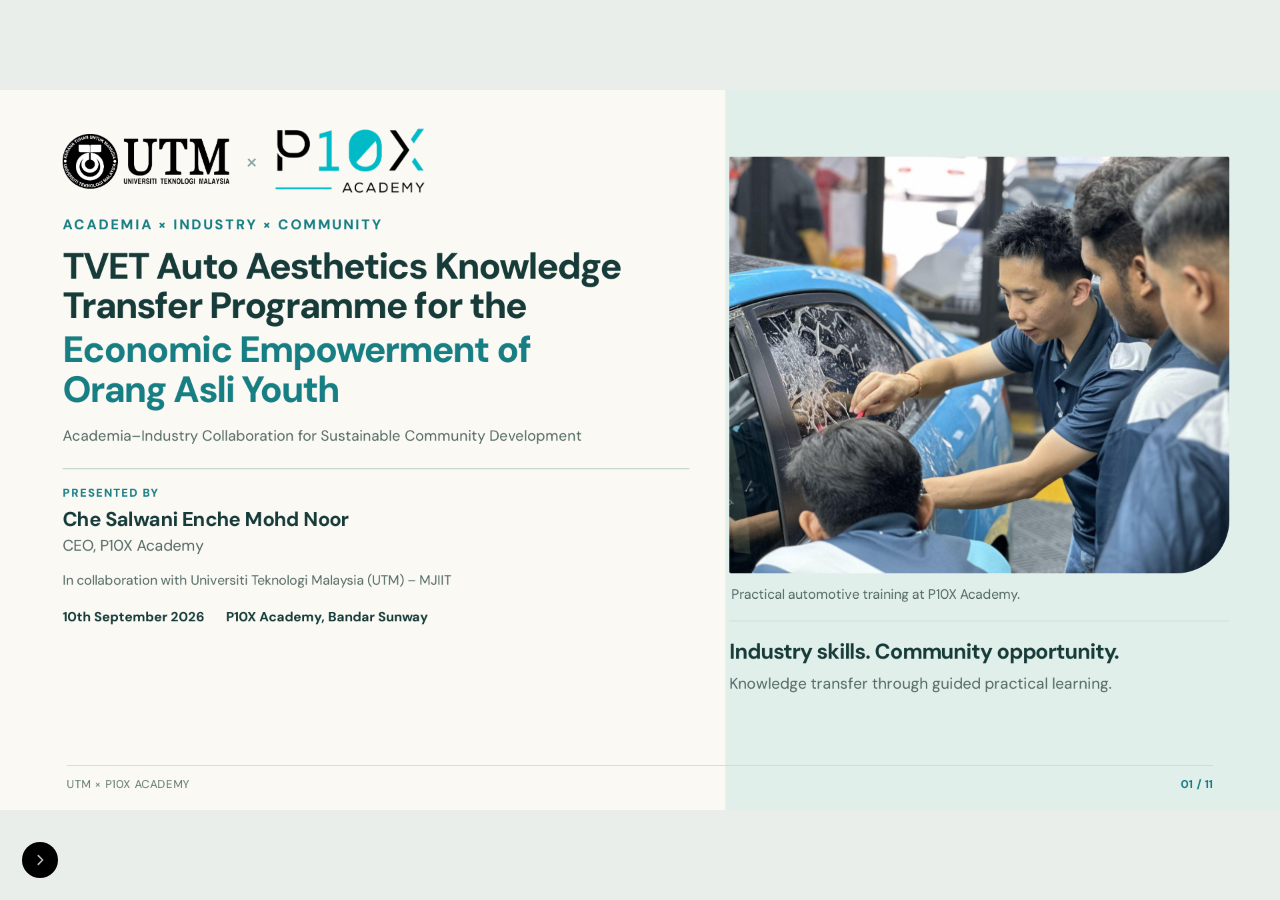
<file: deck/index.html>
<!doctype html>
<html lang="en">
<head>
<meta charset="utf-8" />
<meta name="viewport" content="width=device-width, initial-scale=1, viewport-fit=cover" />
<title>UTM × P10X Academy — Orang Asli TVET Programme</title>
<script src="vendor/lucide.min.js"></script>
<style>
/* 3M Circular TT — licensed font: picked up from the viewer's system if installed.
   Drop the licensed .woff2 files next to this page and extend these @font-face rules
   with url() sources to embed. DM Sans stands in until then. */
@font-face { font-family: "3MCircularTT"; font-weight: 400; src: local("3M Circular TT"), local("3MCircularTT"), local("3MCircularTT-Book"); }
@font-face { font-family: "3MCircularTT"; font-weight: 700; src: local("3M Circular TT Bold"), local("3MCircularTT-Bold"); }
@font-face { font-family: "3MCircularTT"; font-weight: 900; src: local("3M Circular TT Black"), local("3MCircularTT-Black"); }

deck-stage:not(:defined) { visibility: hidden; }

deck-stage {
  --font: "3MCircularTT", "DM Sans", "Helvetica Neue", sans-serif;
  --ink: #14181a;
  --ink-60: rgba(20, 24, 26, 0.62);
  --ink-40: rgba(20, 24, 26, 0.4);
  --paper: #f5f8f9;
  --card: #ffffff;
  --teal: #2ba5b4;
  --teal-deep: #17707c;
  --teal-soft: #e1f2f4;
  --teal-mute: #9db4b8;
  --star: #f0a92e;
  --track: rgba(20, 24, 26, 0.07);
  --wire: rgba(20, 24, 26, 0.2);
  --dark: #0d1517;
  --dark-2: #132226;
  --line: rgba(20, 24, 26, 0.1);
  --type-title: 76px;
  --type-sub: 34px;
  --type-body: 28px;
  --type-small: 24px;
  --pad-x: 120px;
  --pad-top: 96px;
  --pad-bottom: 96px;
  --radius: 20px;
  --shadow: 0 2px 6px rgba(13, 21, 23, 0.05), 0 18px 44px rgba(13, 21, 23, 0.08);
  --shadow-hover: 0 6px 14px rgba(13, 21, 23, 0.08), 0 30px 60px rgba(13, 21, 23, 0.16);
  --card-border: 0px solid transparent;
  --travel: 26px; --dur: 0.7s; --kb: 10s;
}

/* ============ EXPRESSIVE CONTROLS ============ */
/* Palette — recolors every accent, gradient, chart & divider */
deck-stage[data-palette="sunset"] { --teal: #e8823b; --teal-deep: #b1481a; --teal-soft: #fbe6d3; --teal-mute: #d9b48f; }
deck-stage[data-palette="royal"]  { --teal: #6c5ce0; --teal-deep: #3f34a3; --teal-soft: #e7e4fb; --teal-mute: #a9a3cf; }
deck-stage[data-palette="forest"] { --teal: #2f9e6b; --teal-deep: #16613f; --teal-soft: #dcefe4; --teal-mute: #9dbfa9; }
deck-stage[data-palette="graphite"] { --teal: #4a5560; --teal-deep: #232b32; --teal-soft: #e6e9ec; --teal-mute: #aab2ba; --star: #4a5560; }

/* Surface — reshapes card treatment & ground */
deck-stage[data-surface="editorial"] {
  --card: transparent; --shadow: none; --shadow-hover: none;
  --card-border: 1.5px solid var(--line); --radius: 8px;
}
deck-stage[data-surface="editorial"] .card:hover, deck-stage[data-surface="editorial"] .toc-card:hover,
deck-stage[data-surface="editorial"] .stat:hover, deck-stage[data-surface="editorial"] .review:hover,
deck-stage[data-surface="editorial"] .member:hover, deck-stage[data-surface="editorial"] .logowall .lg:hover,
deck-stage[data-surface="editorial"] .legend .li:hover, deck-stage[data-surface="editorial"] .flow .step:hover,
deck-stage[data-surface="editorial"] .ocard:hover { transform: none; border-color: var(--teal); }
deck-stage[data-surface="editorial"] .mx { border: 1.5px solid var(--line); }
deck-stage[data-surface="spotlight"] {
  --paper: #0d1517; --card: #16232a; --ink: #eef4f5;
  --ink-60: rgba(238, 244, 245, 0.66); --ink-40: rgba(238, 244, 245, 0.42);
  --line: rgba(238, 244, 245, 0.14); --track: rgba(238, 244, 245, 0.1); --wire: rgba(238, 244, 245, 0.28);
  --teal-soft: rgba(43, 165, 180, 0.16);
  --shadow: 0 2px 8px rgba(0,0,0,0.4), 0 20px 50px rgba(0,0,0,0.5);
  --shadow-hover: 0 6px 16px rgba(0,0,0,0.5), 0 34px 70px rgba(0,0,0,0.62);
}
deck-stage[data-surface="spotlight"] .card, deck-stage[data-surface="spotlight"] .stat,
deck-stage[data-surface="spotlight"] .toc-card, deck-stage[data-surface="spotlight"] .legend .li {
  border: 1px solid var(--line); }
deck-stage[data-surface="spotlight"] .card .icon { background: rgba(43, 165, 180, 0.18); }
deck-stage[data-surface="spotlight"] .chip { background: rgba(43, 165, 180, 0.16); color: var(--teal); }
deck-stage[data-surface="spotlight"] .mx th { background: #0a1417; }
deck-stage[data-surface="spotlight"] .foot .brand, deck-stage[data-surface="spotlight"] .foot { color: var(--ink-40); }

/* Motion — travel distance, entrance duration, Ken Burns speed */
deck-stage[data-motion="calm"]    { --travel: 10px; --dur: 0.5s; --kb: 0s; }
deck-stage[data-motion="dynamic"] { --travel: 48px; --dur: 0.85s; --kb: 14s; }
@media (prefers-reduced-motion: no-preference) {
  deck-stage[data-motion="dynamic"] [data-deck-active] .stat,
  deck-stage[data-motion="dynamic"] [data-deck-active] .hero-num,
  deck-stage[data-motion="dynamic"] [data-deck-active] .donut { animation: float 3.4s ease-in-out 1.4s infinite; }
  @keyframes float { 0%,100% { transform: translateY(0); } 50% { transform: translateY(-12px); } }
}

.slide {
  display: flex; flex-direction: column;
  background: var(--paper); color: var(--ink);
  font-family: var(--font);
  padding: var(--pad-top) var(--pad-x) var(--pad-bottom);
  print-color-adjust: exact; -webkit-print-color-adjust: exact;
  overflow: hidden;
}

/* — furniture — */
.kicker { display: inline-flex; align-items: center; gap: 14px;
  font-size: 24px; font-weight: 700; letter-spacing: 0.18em; text-transform: uppercase;
  color: var(--teal-deep); margin: 0 0 26px; }
.kicker::before { content: ""; width: 46px; height: 4px; background: var(--teal); border-radius: 2px; }
.slide-title { font-size: var(--type-title); font-weight: 900; line-height: 1.05; letter-spacing: -0.02em; margin: 0; }
.slide-sub { font-size: var(--type-sub); font-weight: 400; color: var(--ink-60); line-height: 1.4; margin: 24px 0 0; max-width: 1280px; }
.foot { position: absolute; left: var(--pad-x); right: var(--pad-x); bottom: 40px;
  display: flex; justify-content: space-between; align-items: center;
  font-size: 24px; color: var(--ink-40); }
.foot .brand { font-weight: 700; letter-spacing: 0.08em; }
deck-stage { counter-reset: page; }
.slide { counter-increment: page; }
.foot .num::before { content: counter(page, decimal-leading-zero); font-weight: 700; color: var(--teal-deep); }

/* — cover & close — */
.coverbg { position: absolute; inset: 0; }
.coverbg img { width: 100%; height: 100%; object-fit: cover; display: block; transform: scale(1.02); will-change: transform; backface-visibility: hidden; }
.cover-shade { position: absolute; inset: 0; background: linear-gradient(78deg, rgba(10, 18, 20, 0.94) 0%, rgba(10, 18, 20, 0.85) 44%, rgba(10, 18, 20, 0.35) 100%); }
.cover { justify-content: center; color: #fff; }
.cover .display { font-size: 128px; font-weight: 900; line-height: 1.02; letter-spacing: -0.025em; margin: 0; }
.cover .display .hl { color: var(--teal); }
.tagline { font-size: 34px; color: rgba(255, 255, 255, 0.78); margin: 36px 0 0; font-weight: 400; }
.badge-row { display: flex; gap: 18px; margin: 44px 0 0; }
.badge { display: inline-flex; align-items: center; gap: 12px; padding: 16px 28px; border-radius: 999px;
  border: 1.5px solid rgba(255, 255, 255, 0.28); color: #fff; font-size: 24px; font-weight: 500; backdrop-filter: blur(6px); }
.badge svg { width: 26px; height: 26px; stroke: var(--teal); }

/* UTM × P10X Academy collaboration cover */
.cover-collab .coverbg img { object-position: 58% 50%; }
.cover-collab .cover-shade { background: linear-gradient(90deg, rgba(8, 18, 24, 0.96) 0%, rgba(8, 18, 24, 0.89) 43%, rgba(8, 18, 24, 0.28) 75%, rgba(8, 18, 24, 0.06) 100%); }
.collab-lockup { display: flex; align-items: center; gap: 18px; color: #fff; font-size: 28px; font-weight: 800; letter-spacing: 0.04em; }
.collab-lockup .utmlabel { color: #f7b733; }
.collab-lockup .p10xlabel { color: #70d0dc; }
.collab-lockup .industrylabel { color: rgba(255,255,255,0.86); }
.collab-lockup .join { color: rgba(255,255,255,0.48); font-size: 30px; font-weight: 400; }
.cover-collab .display { max-width: 1030px; font-size: 76px; line-height: 1.04; }
.cover-collab .tagline { max-width: 960px; font-size: 29px; line-height: 1.38; margin-top: 26px; }
.cover-detail { display: grid; grid-template-columns: 1fr; gap: 6px; max-width: 1040px; margin-top: 46px; padding-top: 26px; border-top: 1px solid rgba(255,255,255,0.28); }
.cover-detail .label { color: var(--teal); font-size: 20px; font-weight: 800; letter-spacing: 0.12em; text-transform: uppercase; }
.cover-detail .value { color: rgba(255,255,255,0.9); font-size: 24px; line-height: 1.45; }
.cover-event { display: flex; gap: 34px; margin-top: 32px; color: rgba(255,255,255,0.82); font-size: 21px; font-weight: 600; }
.cover-event span + span { padding-left: 34px; border-left: 1px solid rgba(255,255,255,0.35); }

/* — contents — */
.toc-grid { display: grid; grid-template-columns: 1fr 1fr; gap: 30px; margin-top: 72px; }
.toc-card { display: flex; align-items: center; gap: 30px; background: var(--card); border: var(--card-border); border-radius: var(--radius);
  box-shadow: var(--shadow); padding: 36px 40px; transition: transform 0.35s cubic-bezier(0.2, 0.8, 0.2, 1), box-shadow 0.35s; }
.toc-card:hover { transform: translateY(-6px); box-shadow: var(--shadow-hover); }
.toc-card .n { font-size: 56px; font-weight: 900; color: var(--teal); line-height: 1; min-width: 96px; }
.toc-card .t { font-size: 32px; font-weight: 700; }
.toc-card .d { font-size: 24px; color: var(--ink-60); margin-top: 6px; font-weight: 400; }

/* — dividers — */
.divider { justify-content: center; background: radial-gradient(1200px 800px at 82% -10%, rgba(43, 165, 180, 0.22), transparent 60%), var(--dark); color: #fff; }
.divider .big-n { font-size: 340px; font-weight: 900; line-height: 0.9; letter-spacing: -0.02em;
  color: transparent; -webkit-text-stroke: 3px rgba(43, 165, 180, 0.9); margin: 0 0 24px -8px; }
.divider h2 { font-size: 96px; font-weight: 900; letter-spacing: -0.02em; line-height: 1.04; margin: 0; }
.divider .sub { font-size: 32px; color: rgba(255, 255, 255, 0.6); margin: 26px 0 0; font-weight: 400; }

/* — generic card machinery — */
.cards { display: grid; gap: 30px; margin-top: 64px; }
.cards-2 { grid-template-columns: 1fr 1fr; }
.cards-3 { grid-template-columns: repeat(3, 1fr); }
.cards-4 { grid-template-columns: repeat(4, 1fr); }
.cards-5 { grid-template-columns: repeat(5, 1fr); }
.card { background: var(--card); border: var(--card-border); border-radius: var(--radius); box-shadow: var(--shadow); padding: 40px;
  transition: transform 0.35s cubic-bezier(0.2, 0.8, 0.2, 1), box-shadow 0.35s; position: relative; }
.card:hover { transform: translateY(-8px); box-shadow: var(--shadow-hover); }
.card .icon { width: 76px; height: 76px; border-radius: 18px; background: var(--teal-soft);
  display: flex; align-items: center; justify-content: center; margin-bottom: 26px; }
.card .icon svg { width: 38px; height: 38px; stroke: var(--teal-deep); stroke-width: 2; }
.card h3 { font-size: 32px; font-weight: 700; margin: 0; line-height: 1.2; }
.card h3 .hl { color: var(--teal-deep); }
.card p { font-size: var(--type-small); line-height: 1.45; color: var(--ink-60); margin: 14px 0 0; font-weight: 400; }
.card .big-year { font-size: 64px; font-weight: 900; color: var(--teal); line-height: 1; margin-bottom: 18px; }

.chips { display: flex; flex-wrap: wrap; gap: 16px; margin-top: 44px; }
.chip { display: inline-flex; align-items: center; gap: 12px; background: var(--teal-soft); color: var(--teal-deep);
  font-size: 25px; font-weight: 700; padding: 14px 26px; border-radius: 999px; transition: transform 0.3s, background 0.3s; }
.chip:hover { transform: scale(1.06); background: #cfeaee; }
.chip svg { width: 24px; height: 24px; stroke: var(--teal-deep); }

/* — stats & counters — */
.stat-row { display: grid; grid-template-columns: repeat(3, 1fr); gap: 30px; margin-top: 64px; }
.stat { background: var(--card); border: var(--card-border); border-radius: var(--radius); box-shadow: var(--shadow); padding: 48px 40px; text-align: center;
  transition: transform 0.35s cubic-bezier(0.2, 0.8, 0.2, 1), box-shadow 0.35s; }
.stat:hover { transform: translateY(-8px); box-shadow: var(--shadow-hover); }
.stat .v { font-size: 130px; font-weight: 900; line-height: 1; color: var(--teal); letter-spacing: -0.02em; font-variant-numeric: tabular-nums; }
.stat .l { font-size: 30px; font-weight: 700; margin-top: 18px; }
.stat .d { font-size: 24px; color: var(--ink-60); margin-top: 10px; font-weight: 400; }

.hero-num { font-size: 340px; font-weight: 900; line-height: 1.05; letter-spacing: -0.03em; color: var(--teal); margin: 0; font-variant-numeric: tabular-nums; }

/* — progress bars — */
.bars { display: flex; flex-direction: column; gap: 34px; margin-top: 70px; }
.bar-row { display: grid; grid-template-columns: 300px 1fr 320px; align-items: center; gap: 36px; }
.bar-row .y { font-size: 34px; font-weight: 700; }
.bar-row .track { height: 34px; background: var(--track); border-radius: 999px; overflow: hidden; }
.bar-row .fill { height: 100%; width: var(--w); border-radius: 999px; background: linear-gradient(90deg, var(--teal-deep), var(--teal)); }
@media (prefers-reduced-motion: no-preference) {
  [data-deck-active] .bar-row .fill { animation: fillup 1.3s cubic-bezier(0.2, 0.8, 0.2, 1) both; animation-delay: var(--d, 0.3s); }
}
@keyframes fillup { from { width: 0; } to { width: var(--w); } }
.bar-row .val { font-size: 30px; font-weight: 700; text-align: right; font-variant-numeric: tabular-nums; }
.bar-row .val .ok { color: var(--teal-deep); }

/* — donut — */
.donut-wrap { display: flex; align-items: center; gap: 120px; margin-top: 56px; }
.donut { width: 560px; height: 560px; flex: none; position: relative; }
.donut svg { width: 100%; height: 100%; transform: rotate(-90deg); }
.donut circle { fill: none; stroke-width: 52; stroke-linecap: butt; }
.donut .seg-a { stroke-dasharray: 957.6 1596; }
.donut .seg-b { stroke-dasharray: 478.8 1596; }
.donut .seg-c { stroke-dasharray: 159.6 1596; }
@media (prefers-reduced-motion: no-preference) {
  [data-deck-active] .donut .seg-a { animation: donuta 1.4s cubic-bezier(0.2, 0.8, 0.2, 1) both; }
  [data-deck-active] .donut .seg-b { animation: donutb 1.4s cubic-bezier(0.2, 0.8, 0.2, 1) both; }
  [data-deck-active] .donut .seg-c { animation: donutc 1.4s cubic-bezier(0.2, 0.8, 0.2, 1) both; }
}
@keyframes donuta { from { stroke-dasharray: 0 1596; } to { stroke-dasharray: 957.6 1596; } }
@keyframes donutb { from { stroke-dasharray: 0 1596; } to { stroke-dasharray: 478.8 1596; } }
@keyframes donutc { from { stroke-dasharray: 0 1596; } to { stroke-dasharray: 159.6 1596; } }
.donut .center { position: absolute; inset: 0; display: flex; flex-direction: column; align-items: center; justify-content: center; }
.donut .center .v { font-size: 96px; font-weight: 900; color: var(--teal-deep); line-height: 1; }
.donut .center .l { font-size: 26px; color: var(--ink-60); margin-top: 8px; }
.legend { display: flex; flex-direction: column; gap: 30px; flex: 1; }
.legend .li { display: grid; grid-template-columns: 120px 1fr; gap: 28px; align-items: center; background: var(--card);
  border: var(--card-border); border-radius: var(--radius); box-shadow: var(--shadow); padding: 30px 36px; transition: transform 0.3s, box-shadow 0.3s; }
.legend .li:hover { transform: translateX(10px); box-shadow: var(--shadow-hover); }
.legend .pct { font-size: 58px; font-weight: 900; font-variant-numeric: tabular-nums; }
.legend .li .t { font-size: 30px; font-weight: 700; }
.legend .li .d { font-size: 24px; color: var(--ink-60); font-weight: 400; margin-top: 4px; }
.dot { display: inline-block; width: 18px; height: 18px; border-radius: 6px; margin-right: 14px; vertical-align: baseline; }

/* — timeline — */
.tl { display: grid; grid-template-columns: repeat(4, 1fr); gap: 30px; margin-top: 90px; position: relative; }
.tl::before { content: ""; position: absolute; top: 10px; left: 2%; right: 2%; height: 4px; background: linear-gradient(90deg, var(--teal), var(--teal-soft)); border-radius: 2px; }
.tl .node { position: relative; padding-top: 54px; }
.tl .node::before { content: ""; position: absolute; top: 0; left: 0; width: 24px; height: 24px; border-radius: 50%;
  background: var(--paper); border: 5px solid var(--teal); }
.tl .node.now::before { background: var(--teal); box-shadow: 0 0 0 10px rgba(43, 165, 180, 0.18); }
.tl .y { font-size: 54px; font-weight: 900; color: var(--teal-deep); line-height: 1; }
.tl .t { font-size: 31px; font-weight: 700; margin-top: 14px; }
.tl .d { font-size: 24px; color: var(--ink-60); line-height: 1.45; margin-top: 10px; font-weight: 400; }

/* — flow (3 steps) — */
.flow { display: grid; grid-template-columns: 1fr 90px 1fr 90px 1fr; align-items: stretch; gap: 0; margin-top: 80px; }
.flow .step { background: var(--card); border: var(--card-border); border-radius: var(--radius); box-shadow: var(--shadow); padding: 44px;
  transition: transform 0.35s, box-shadow 0.35s; }
.flow .step:hover { transform: translateY(-8px); box-shadow: var(--shadow-hover); }
.flow .fase { font-size: 24px; font-weight: 700; letter-spacing: 0.16em; color: var(--teal-deep); text-transform: uppercase; }
.flow .step h3 { font-size: 36px; font-weight: 900; margin: 16px 0 0; }
.flow .step p { font-size: 25px; color: var(--ink-60); margin: 14px 0 0; line-height: 1.45; font-weight: 400; }
.flow .arrow { display: flex; align-items: center; justify-content: center; }
.flow .arrow svg { width: 44px; height: 44px; stroke: var(--teal); stroke-width: 2.5; }

/* — career staircase — */
.stairs { display: grid; grid-template-columns: repeat(5, 1fr); gap: 26px; align-items: end; margin-top: 60px; height: 560px; }
.stair { display: flex; flex-direction: column; justify-content: flex-end; height: 100%; }
.stair .block { border-radius: 18px 18px 0 0; background: linear-gradient(180deg, var(--teal), var(--teal-deep));
  height: var(--h); display: flex; flex-direction: column; justify-content: flex-start; padding: 28px 26px; color: #fff; overflow: hidden;
  transition: transform 0.3s; }
.stair:hover .block { transform: translateY(-6px); }
@media (prefers-reduced-motion: no-preference) {
  [data-deck-active] .stair .block { animation: grow 1s cubic-bezier(0.2, 0.8, 0.2, 1) both; animation-delay: var(--d, 0s); }
}
@keyframes grow { from { height: 0; } to { height: var(--h); } }
.stair .sal { font-size: 30px; font-weight: 900; font-variant-numeric: tabular-nums; white-space: nowrap; letter-spacing: -0.01em; }
.stair .role { font-size: 24px; font-weight: 500; opacity: 0.85; margin-top: 8px; line-height: 1.3; }
.stair .lvl { font-size: 24px; font-weight: 700; color: var(--ink-40); text-align: center; margin-top: 16px; letter-spacing: 0.1em; }

/* — photo tiles — */
.photos { display: grid; gap: 30px; margin-top: 60px; }
.photo { position: relative; border-radius: var(--radius); overflow: hidden; box-shadow: var(--shadow); background: var(--dark); }
.photo img { width: 100%; height: 100%; object-fit: cover; display: block; transition: transform 0.6s cubic-bezier(0.2, 0.8, 0.2, 1); }
.photo:hover img { transform: scale(1.05); }
.photo .cap { position: absolute; left: 0; right: 0; bottom: 0; padding: 60px 30px 24px;
  background: linear-gradient(to top, rgba(10, 18, 20, 0.88), transparent); color: #fff; font-size: 26px; font-weight: 700; }

/* — team — */
.team-founders { display: grid; grid-template-columns: repeat(2, 400px); justify-content: center; gap: 60px; margin-top: 48px; }
.team-staff { display: grid; grid-template-columns: repeat(7, 1fr); gap: 24px; margin-top: 34px; }
.member { background: var(--card); border: var(--card-border); border-radius: var(--radius); box-shadow: var(--shadow); overflow: hidden; text-align: center;
  transition: transform 0.35s, box-shadow 0.35s; }
.member:hover { transform: translateY(-8px); box-shadow: var(--shadow-hover); }
.member img { width: 100%; object-fit: cover; object-position: 50% 12%; display: block; }
.team-founders .member img { height: 250px; }
.team-staff .member img { height: 140px; }
.member h4 { font-size: 30px; font-weight: 700; margin: 18px 14px 0; }
.team-staff .member h4 { font-size: 25px; margin: 14px 10px 0; }
.member .role { font-size: 24px; font-weight: 500; color: var(--teal-deep); margin: 6px 12px 20px; line-height: 1.25; }
.team-staff .member .role { font-size: 24px; margin: 6px 8px 18px; transform-origin: top center; }

/* — logo wall — */
.logowall { display: grid; grid-template-columns: repeat(3, 1fr); gap: 30px; margin-top: 64px; }
.logowall .lg { height: 200px; border-radius: var(--radius); background: var(--card); border: var(--card-border); box-shadow: var(--shadow);
  display: flex; align-items: center; justify-content: center; transition: transform 0.35s, box-shadow 0.35s; }
.logowall .lg:hover { transform: translateY(-8px); box-shadow: var(--shadow-hover); }
.logowall .lg.dark { background: var(--dark); }
.logowall .lg img { max-width: 66%; max-height: 60%; object-fit: contain; }

/* — reviews — */
.reviews { display: grid; grid-template-columns: repeat(3, 1fr); gap: 28px; margin-top: 56px; }
.review { background: var(--card); border: var(--card-border); border-radius: var(--radius); box-shadow: var(--shadow); padding: 34px;
  transition: transform 0.35s, box-shadow 0.35s; display: flex; flex-direction: column; }
.review:hover { transform: translateY(-8px); box-shadow: var(--shadow-hover); }
.review .stars { color: var(--star); font-size: 26px; letter-spacing: 0.12em; }
.review p { font-size: 24px; line-height: 1.42; color: var(--ink-60); margin: 18px 0 0; font-weight: 400; flex: 1; }
.review .who { font-size: 25px; font-weight: 700; margin-top: 22px; }
.review .meta { font-size: 24px; color: var(--ink-40); margin-top: 4px; }

/* — org chart tree — */
.org { display: flex; flex-direction: column; align-items: center; margin-top: 26px; }
.org-lvl { display: flex; justify-content: center; }
.org-lvl.branch > .cell { position: relative; padding: 46px 20px 0; }
.cell::before { content: ""; position: absolute; top: 23px; left: 50%; width: 3px; height: 23px; transform: translateX(-50%); background: var(--wire); }
.cell::after { content: ""; position: absolute; top: 23px; left: 0; right: 0; height: 3px; background: var(--wire); }
.cell:first-child::after { left: 50%; }
.cell:last-child::after { right: 50%; }
.cell:only-child::after { display: none; }
.ocard { position: relative; display: flex; align-items: center; gap: 20px; color: #fff;
  background: linear-gradient(135deg, var(--teal), var(--teal-deep)); border-radius: 16px; padding: 20px 26px;
  box-shadow: var(--shadow); transition: transform 0.3s, box-shadow 0.3s; }
.ocard:hover { transform: translateY(-5px); box-shadow: var(--shadow-hover); }
.ocard.down::after { content: ""; position: absolute; left: 50%; top: 100%; width: 3px; height: 23px; transform: translateX(-50%); background: var(--wire); }
.ocard img { border-radius: 50%; object-fit: cover; object-position: 50% 16%; flex: none; border: 3px solid rgba(255, 255, 255, 0.55); }
.ocard .nm { font-size: 28px; font-weight: 700; line-height: 1.1; }
.ocard .rl { font-size: 24px; font-weight: 500; opacity: 0.86; margin-top: 6px; line-height: 1.2; }
.ocard.big { width: 460px; } .ocard.big img { width: 94px; height: 94px; }
.ocard.mid { width: 400px; } .ocard.mid img { width: 78px; height: 78px; } .ocard.mid .nm { font-size: 26px; } .ocard.mid .rl { font-size: 24px; }
.ocard.sm { width: 316px; padding: 16px 20px; gap: 16px; } .ocard.sm img { width: 70px; height: 70px; } .ocard.sm .nm { font-size: 25px; } .ocard.sm .rl { font-size: 24px; }

/* — programmes: photo tiles — */
.proggrid { display: grid; grid-template-columns: 1fr 1fr; grid-auto-rows: 1fr; gap: 30px; margin-top: 44px; flex: 1; min-height: 0; }
.prog { position: relative; border-radius: var(--radius); overflow: hidden; box-shadow: var(--shadow); background: var(--dark);
  display: flex; align-items: flex-end; transition: transform 0.4s cubic-bezier(0.2,0.8,0.2,1), box-shadow 0.4s; }
.prog:hover { transform: translateY(-8px); box-shadow: var(--shadow-hover); }
.prog img { position: absolute; inset: 0; width: 100%; height: 100%; object-fit: cover; transition: transform 0.7s cubic-bezier(0.2,0.8,0.2,1); }
.prog:hover img { transform: scale(1.06); }
.prog .scrim { position: absolute; inset: 0; background: linear-gradient(78deg, rgba(9,16,18,0.94) 0%, rgba(9,16,18,0.72) 38%, rgba(9,16,18,0.12) 74%); }
.prog .body { position: relative; padding: 40px 44px; color: #fff; max-width: 78%; }
.prog .pn { font-size: 24px; font-weight: 900; letter-spacing: 0.14em; color: var(--teal); }
.prog h3 { font-size: 38px; font-weight: 900; line-height: 1.05; margin: 10px 0 0; letter-spacing: -0.01em; }
.prog .tags { display: flex; flex-wrap: wrap; gap: 10px; margin-top: 18px; }
.prog .tags span { font-size: 24px; font-weight: 600; color: #fff; background: rgba(255,255,255,0.14);
  border: 1px solid rgba(255,255,255,0.22); padding: 10px 20px; border-radius: 999px; }
.prog .tags span.key { background: var(--teal); border-color: var(--teal); color: #06222a; }

/* — skill segments: photo infographic grid — */
.segbig { font-variant-numeric: tabular-nums; font-weight: 900; color: var(--teal-deep); display: inline-block; min-width: 1.3em; }
.segrid.arm .seg-tile { opacity: 0; transform: translateY(26px) scale(0.96);
  transition: opacity 0.5s cubic-bezier(0.2,0.8,0.2,1), transform 0.5s cubic-bezier(0.2,0.8,0.2,1); }
.segrid.arm .seg-tile.in { opacity: 1; transform: none; }
.segrid { display: grid; grid-template-columns: repeat(5, 1fr); gap: 20px 24px; margin-top: 36px; }
.seg-tile { display: flex; flex-direction: column; }
.seg-ph { position: relative; border-radius: 16px; overflow: hidden; box-shadow: var(--shadow); aspect-ratio: 16 / 10; background: var(--dark);
  transition: transform 0.4s cubic-bezier(0.2,0.8,0.2,1), box-shadow 0.4s; }
.seg-tile:hover .seg-ph { transform: translateY(-6px); box-shadow: var(--shadow-hover); }
.seg-ph img { width: 100%; height: 100%; object-fit: cover; transition: transform 0.7s cubic-bezier(0.2,0.8,0.2,1); }
.seg-tile:hover .seg-ph img { transform: scale(1.08); }
.seg-ph .no { position: absolute; top: 12px; left: 12px; width: 46px; height: 46px; border-radius: 50%;
  background: var(--teal); color: #06222a; font-size: 24px; font-weight: 900; display: grid; place-items: center;
  box-shadow: 0 4px 12px rgba(0,0,0,0.3); font-variant-numeric: tabular-nums; }
.seg-tile h4 { font-size: 25px; font-weight: 700; line-height: 1.16; margin: 12px 0 0; color: var(--ink); }

/* — student activity film strip — */
.film { margin-top: 40px; flex: 1; min-height: 0; position: relative; display: flex; flex-direction: column; justify-content: center; overflow: hidden; }
.film::before, .film::after { content: ""; position: absolute; top: 0; bottom: 0; width: 120px; z-index: 3; pointer-events: none; }
.film::before { left: 0; background: linear-gradient(90deg, var(--paper), transparent); }
.film::after { right: 0; background: linear-gradient(270deg, var(--paper), transparent); }
.film-reel { position: relative; padding: 20px 0; }
.film-reel::before, .film-reel::after { content: ""; position: absolute; left: 0; right: 0; height: 14px; z-index: 2;
  background: repeating-linear-gradient(90deg, var(--teal-soft) 0 14px, transparent 14px 34px); }
.film-reel::before { top: 0; } .film-reel::after { bottom: 0; }
.film-track { display: flex; gap: 26px; width: max-content; animation: filmscroll 70s linear infinite; }
.film:hover .film-track { animation-play-state: paused; }
@keyframes filmscroll { from { transform: translateX(0); } to { transform: translateX(-50%); } }
.frame { flex: none; width: 470px; height: 560px; position: relative; border-radius: 16px; overflow: hidden;
  box-shadow: var(--shadow); background: #000; border: 4px solid #fff; outline: 1px solid var(--line); }
.frame img { width: 100%; height: 100%; object-fit: cover; display: block; }
.frame .cap { position: absolute; left: 0; right: 0; bottom: 0; padding: 46px 26px 22px; pointer-events: none;
  background: linear-gradient(to top, rgba(9,16,18,0.86), transparent); color: #fff; font-size: 26px; font-weight: 700; }
.frame .cap span { display: block; font-size: 24px; font-weight: 500; letter-spacing: 0.12em; text-transform: uppercase; color: var(--teal); margin-bottom: 6px; }
@media (prefers-reduced-motion: reduce) { .film-track { animation: none; } }
deck-stage[data-motion="calm"] .film-track { animation-duration: 110s; }
deck-stage[data-motion="dynamic"] .film-track { animation-duration: 48s; }

/* — partner wall (cinematic, white ground) — */
.pwall { display: grid; grid-template-columns: repeat(3, 1fr); margin-top: 44px;
  border: 1px solid var(--line); border-radius: var(--radius); overflow: hidden; box-shadow: var(--shadow); background: var(--card); }
.pw { padding: 38px 42px; display: flex; flex-direction: column; align-items: flex-start;
  border-top: 1px solid var(--line); border-left: 1px solid var(--line); transition: background 0.3s; }
.pw:nth-child(-n+3) { border-top: none; }
.pw:nth-child(3n+1) { border-left: none; }
.pw:hover { background: var(--teal-soft); }
.pw .logo { height: 100px; display: flex; align-items: center; }
.pw .logo img { max-height: 84px; max-width: 260px; object-fit: contain; }
.pw h3 { color: var(--ink); font-size: 30px; font-weight: 900; margin: 26px 0 0; line-height: 1.1; }
.pw p { color: var(--ink-60); font-size: 24px; line-height: 1.4; margin: 9px 0 0; font-weight: 400; }
/* brand logos that ship with their own dark background — clip to a neat rounded tile */
.pw .logo.tile { height: auto; }
.pw .logo.tile img { max-height: 108px; max-width: 288px; border-radius: 12px; }

/* — video expand button — */
.vwrap { position: relative; }
.vexpand { position: absolute; top: 16px; right: 16px; z-index: 4; width: 52px; height: 52px; border: none; cursor: pointer;
  border-radius: 12px; background: rgba(9,16,18,0.55); color: #fff; display: grid; place-items: center; backdrop-filter: blur(6px);
  transition: background 0.25s, transform 0.25s; }
.vexpand:hover { background: var(--teal); transform: scale(1.08); }
.vexpand svg { width: 26px; height: 26px; stroke: currentColor; stroke-width: 2; fill: none; }

/* — video lightbox — */
.vlb { position: fixed; inset: 0; z-index: 10000; background: rgba(6,11,13,0.92); display: none;
  align-items: center; justify-content: center; padding: 48px; backdrop-filter: blur(4px); }
.vlb.open { display: flex; }
.vlb video { max-width: 94vw; max-height: 90vh; width: auto; height: auto; border-radius: 12px; box-shadow: 0 30px 90px rgba(0,0,0,0.6); background: #000; }
.vlb-close { position: fixed; top: 26px; right: 30px; width: 56px; height: 56px; border: none; cursor: pointer; z-index: 10001;
  border-radius: 50%; background: rgba(255,255,255,0.12); color: #fff; font-size: 30px; line-height: 1; display: grid; place-items: center;
  transition: background 0.25s, transform 0.25s; }
.vlb-close:hover { background: var(--teal); transform: rotate(90deg); }

/* — keyword highlight helper — */
.kw { color: var(--teal-deep); font-weight: 900; }
.ul-anim { background-image: linear-gradient(var(--teal), var(--teal)); background-repeat: no-repeat;
  background-position: 0 92%; background-size: 0% 6px; padding-bottom: 8px; border-radius: 2px; }
[data-deck-active] .ul-anim { animation: ulgrow 0.9s cubic-bezier(0.2,0.8,0.2,1) 0.35s both; }
@keyframes ulgrow { from { background-size: 0% 6px; } to { background-size: 100% 6px; } }

/* — journey: photo timeline — */
.jrny { display: grid; grid-template-columns: repeat(4, 1fr); gap: 30px; margin-top: 56px; position: relative; }
.jrny::before { content: ""; position: absolute; top: 27px; left: 8%; right: 8%; height: 4px;
  background: linear-gradient(90deg, var(--teal-mute), var(--teal)); border-radius: 2px; z-index: 0; }
.jcard { position: relative; z-index: 1; display: flex; flex-direction: column; }
.jcard .yr { align-self: flex-start; font-size: 30px; font-weight: 900; font-variant-numeric: tabular-nums;
  color: #fff; background: var(--teal-deep); border: 5px solid var(--paper); border-radius: 999px; padding: 8px 26px; margin: 0 0 22px 22px; }
.jcard.now .yr { background: var(--teal); }
.jcard .ph { position: relative; border-radius: 18px; overflow: hidden; height: 300px; box-shadow: var(--shadow); background: var(--dark);
  transition: transform 0.4s cubic-bezier(0.2,0.8,0.2,1), box-shadow 0.4s; }
.jcard:hover .ph { transform: translateY(-6px); box-shadow: var(--shadow-hover); }
.jcard .ph img { width: 100%; height: 100%; object-fit: cover; transition: transform 0.7s cubic-bezier(0.2,0.8,0.2,1); }
.jcard:hover .ph img { transform: scale(1.07); }
.jcard h3 { font-size: 30px; font-weight: 900; line-height: 1.12; margin: 22px 0 0; letter-spacing: -0.01em; }
.jcard p { font-size: 24px; line-height: 1.4; color: var(--ink-60); margin: 10px 0 0; font-weight: 400; }

/* — vision & mission: photo-led — */
.vm { display: grid; grid-template-columns: 560px 1fr; gap: 68px; margin-top: 48px; flex: 1; min-height: 0; }
.vm-photo { position: relative; border-radius: var(--radius); overflow: hidden; box-shadow: var(--shadow); background: var(--dark); }
.vm-photo img { position: absolute; inset: 0; width: 100%; height: 100%; object-fit: cover; }
.vm-photo .cap { position: absolute; inset: 0; display: flex; flex-direction: column; justify-content: flex-end; padding: 46px;
  background: linear-gradient(to top, rgba(9,16,18,0.92), rgba(9,16,18,0.15) 62%, transparent); color: #fff; }
.vm-photo .cap .t { font-size: 24px; font-weight: 700; letter-spacing: 0.14em; text-transform: uppercase; color: var(--teal); }
.vm-photo .cap .l { font-size: 36px; font-weight: 900; line-height: 1.15; margin-top: 12px; }
.vm-list { display: flex; flex-direction: column; justify-content: space-between; }
.vm-row { display: grid; grid-template-columns: 84px 1fr; gap: 28px; align-items: start; padding: 22px 0; border-top: 1.5px solid var(--line); }
.vm-row:first-child { border-top: none; }
.vm-row .ic { width: 84px; height: 84px; border-radius: 20px; background: var(--teal-soft); display: grid; place-items: center; }
.vm-row .ic svg { width: 42px; height: 42px; stroke: var(--teal-deep); stroke-width: 2; }
.vm-row h3 { font-size: 34px; font-weight: 900; margin: 0; line-height: 1.05; }
.vm-row p { font-size: 25px; line-height: 1.4; color: var(--ink-60); margin: 8px 0 0; font-weight: 400; }

/* — intro (academy background) — */
.intro { padding: 0; position: relative; color: #fff; flex-direction: row; overflow: hidden; }
.intro-panel { flex: 0 0 47%; background: var(--dark); position: relative; z-index: 1;
  padding: var(--pad-top) 78px var(--pad-bottom) var(--pad-x); display: flex; flex-direction: column; justify-content: center; }
.intro-figure { flex: 1; position: relative; }
.intro-figure img { position: absolute; inset: 0; width: 100%; height: 100%; object-fit: cover; transform: scale(1.03); }
.intro-figure::before { content: ""; position: absolute; inset: 0; z-index: 1;
  background: linear-gradient(90deg, var(--dark) 0%, rgba(13,21,23,0.35) 12%, transparent 34%); }
.intro-ey { display: inline-flex; align-items: center; gap: 14px; font-size: 24px; font-weight: 700; letter-spacing: 0.16em;
  text-transform: uppercase; color: var(--teal); margin: 0 0 26px; }
.intro-ey::before { content: ""; width: 46px; height: 4px; background: var(--teal); border-radius: 2px; }
.intro-h { font-size: 66px; font-weight: 900; line-height: 1.05; letter-spacing: -0.02em; margin: 0; }
.intro-lead { font-size: 26px; line-height: 1.5; color: rgba(255,255,255,0.78); margin: 24px 0 0; font-weight: 400; }
.beats { display: flex; flex-direction: column; margin-top: 30px; }
.beat { display: grid; grid-template-columns: 176px 1fr; gap: 26px; align-items: baseline;
  padding: 22px 0; border-top: 1px solid rgba(255,255,255,0.16); transition: padding-left 0.3s; }
.beat:hover { padding-left: 8px; }
.beat .bk { font-size: 24px; font-weight: 900; letter-spacing: 0.05em; color: var(--teal); font-variant-numeric: tabular-nums; line-height: 1.25; }
.beat h3 { font-size: 30px; font-weight: 900; line-height: 1.1; margin: 0; }
.beat p { font-size: 24px; line-height: 1.4; color: rgba(255,255,255,0.74); margin: 8px 0 0; font-weight: 400; }
.beat p strong { color: #fff; font-weight: 700; }

/* — contents (interactive chapter list) — */
.contents2 { display: grid; grid-template-columns: 0.82fr 1.18fr; gap: 96px; margin-top: 20px; flex: 1; min-height: 0; align-items: center; }
.c-lead h2 { font-size: 76px; font-weight: 900; line-height: 1.02; letter-spacing: -0.02em; margin: 0; }
.c-line { height: 6px; width: 128px; background: var(--teal); border-radius: 3px; margin-top: 30px; }
[data-deck-active] .c-line { animation: cline 0.9s cubic-bezier(0.2,0.8,0.2,1) 0.3s both; }
@keyframes cline { from { width: 0; } to { width: 128px; } }
.c-lead p { font-size: 26px; line-height: 1.5; color: var(--ink-60); margin: 26px 0 0; max-width: 24ch; font-weight: 400; }
.ch-list { display: flex; flex-direction: column; }
.ch { position: relative; display: grid; grid-template-columns: 92px 1fr auto; gap: 30px; align-items: center;
  padding: 24px 28px; border-top: 1px solid var(--line); border-radius: 16px;
  transition: transform 0.4s cubic-bezier(0.2,0.8,0.2,1), background 0.4s, box-shadow 0.4s; }
.ch:first-child { border-top: none; }
.ch::before { content: ""; position: absolute; left: 0; top: 50%; transform: translateY(-50%); width: 4px; height: 0;
  background: var(--teal); border-radius: 2px; transition: height 0.4s cubic-bezier(0.2,0.8,0.2,1); }
.ch:hover { background: var(--card); box-shadow: var(--shadow); transform: translateX(12px); }
.ch:hover::before { height: 64%; }
.ch .n { font-size: 58px; font-weight: 900; color: var(--teal); line-height: 1; font-variant-numeric: tabular-nums; transition: transform 0.4s; }
.ch:hover .n { transform: scale(1.12); }
.ch .t { font-size: 34px; font-weight: 900; line-height: 1.1; }
.ch .d { font-size: 24px; color: var(--ink-60); margin-top: 4px; }
.ch .ic { width: 62px; height: 62px; border-radius: 50%; border: 1.5px solid var(--line); display: grid; place-items: center;
  transition: background 0.4s, border-color 0.4s, transform 0.4s; }
.ch:hover .ic { background: var(--teal); border-color: var(--teal); transform: translateX(6px); }
.ch .ic svg { width: 28px; height: 28px; stroke: var(--teal-deep); transition: stroke 0.4s; }
.ch:hover .ic svg { stroke: #06222a; }

/* — operations cards (full matrix, simplified) — */
.opgrid { display: grid; grid-template-columns: repeat(4, 1fr); gap: 26px; margin-top: 48px; }
.opc { background: var(--card); border: var(--card-border); border-radius: var(--radius); box-shadow: var(--shadow);
  padding: 34px 32px; display: flex; flex-direction: column; transition: transform 0.35s cubic-bezier(0.2,0.8,0.2,1), box-shadow 0.35s; }
.opc:hover { transform: translateY(-8px); box-shadow: var(--shadow-hover); }
.opc .ic { width: 64px; height: 64px; border-radius: 16px; background: var(--teal-soft); display: grid; place-items: center; margin-bottom: 20px; }
.opc .ic svg { width: 32px; height: 32px; stroke: var(--teal-deep); stroke-width: 2; }
.opc h3 { font-size: 30px; font-weight: 900; line-height: 1.1; margin: 0; min-height: 66px; }
.opc .focus { font-size: 24px; line-height: 1.3; color: var(--ink-60); margin: 12px 0 0; font-weight: 400; min-height: 62px; }
.opc .focus strong { color: var(--ink); font-weight: 700; }
.opc .fac { display: flex; gap: 12px; margin: 22px 0 0; padding-top: 20px; border-top: 1px solid var(--line); min-height: 96px; }
.opc .fac svg { width: 26px; height: 26px; stroke: var(--teal); flex: none; margin-top: 2px; }
.opc .fac span { font-size: 24px; line-height: 1.28; color: var(--ink); }
.opc .tag { align-self: flex-start; margin-top: auto; font-size: 24px; font-weight: 700; color: var(--teal-deep);
  background: var(--teal-soft); padding: 10px 20px; border-radius: 999px; }

/* — objectives (animated highlighter) — */
.obj2 { display: grid; grid-template-columns: 0.82fr 1.18fr; gap: 90px; margin-top: 20px; flex: 1; min-height: 0; align-items: center; }
.obj-lead h2 { font-size: 66px; font-weight: 900; line-height: 1.05; letter-spacing: -0.02em; margin: 0; }
.obj-lead p { font-size: 26px; line-height: 1.5; color: var(--ink-60); margin: 26px 0 0; max-width: 26ch; font-weight: 400; }
.orow { display: grid; grid-template-columns: 84px 1fr; gap: 28px; align-items: start; padding: 24px 0; border-top: 1px solid var(--line); }
.orow:first-child { border-top: none; }
.orow .oic { width: 84px; height: 84px; border-radius: 20px; background: var(--teal-soft); display: grid; place-items: center; }
.orow .oic svg { width: 42px; height: 42px; stroke: var(--teal-deep); stroke-width: 2; }
.orow h3 { font-size: 32px; font-weight: 900; margin: 0; line-height: 1.05; }
.orow p { font-size: 25px; line-height: 1.5; color: var(--ink-60); margin: 8px 0 0; font-weight: 400; }
.mark { background-image: linear-gradient(120deg, var(--teal-soft), var(--teal-soft));
  background-repeat: no-repeat; background-size: 0% 44%; background-position: 0 82%;
  padding: 0 3px; font-weight: 800; color: var(--teal-deep); }
[data-deck-active] .mark { animation: markin 0.7s cubic-bezier(0.2,0.8,0.2,1) both; animation-delay: var(--md, 0.6s); }
@keyframes markin { from { background-size: 0% 44%; } to { background-size: 100% 44%; } }

/* — training roadmap (timeline) — */
.road { margin-top: 70px; --T: 2.4s; --t0: 0.25s; }
.rtrack { position: relative; height: 34px; }
.rbase { position: absolute; top: 50%; left: 0; right: 0; height: 8px; transform: translateY(-50%); background: var(--track); border-radius: 999px; }
.rprog { position: absolute; top: 50%; left: 0; height: 8px; width: 0; transform: translateY(-50%); border-radius: 999px;
  background: linear-gradient(90deg, var(--teal-deep), var(--teal)); }
[data-deck-active] .rprog { animation: rprog var(--T) cubic-bezier(0.35,0.05,0.3,1) var(--t0) both; }
@keyframes rprog { from { width: 0; } to { width: 100%; } }
.rnode { position: absolute; top: 50%; width: 26px; height: 26px; border-radius: 50%; transform: translate(-50%,-50%) scale(0);
  background: var(--paper); border: 5px solid var(--teal-deep); z-index: 2; }
.rnode.nend { border: none; background: var(--teal); box-shadow: 0 0 0 7px var(--teal-soft); }
[data-deck-active] .rnode { animation: rnodepop 0.5s cubic-bezier(0.2,0.9,0.3,1.5) var(--nd, 0s) both; }
@keyframes rnodepop { from { transform: translate(-50%,-50%) scale(0); } to { transform: translate(-50%,-50%) scale(1); } }
.rmover { position: absolute; top: 50%; left: 0; width: 36px; height: 36px; border-radius: 50%; z-index: 3;
  transform: translate(-50%,-50%) scale(0); background: var(--teal);
  box-shadow: 0 0 0 8px var(--teal-soft), 0 6px 18px rgba(9,16,18,0.28); }
[data-deck-active] .rmover { animation: rmovein 0.4s ease var(--t0) both, rmove var(--T) cubic-bezier(0.35,0.05,0.3,1) var(--t0) both; }
@keyframes rmovein { from { transform: translate(-50%,-50%) scale(0); } to { transform: translate(-50%,-50%) scale(1); } }
@keyframes rmove { from { left: 0; } to { left: 100%; } }
.road-months { display: grid; grid-template-columns: 5fr 3fr 3fr; gap: 18px; margin-top: 18px; }
.road-months span { font-size: 24px; font-weight: 700; letter-spacing: 0.08em; color: var(--ink-40); text-transform: uppercase; }
.rcards { display: grid; grid-template-columns: 5fr 3fr 3fr; gap: 18px; margin-top: 40px; }
.rcard { background: var(--card); border: var(--card-border); border-radius: var(--radius); box-shadow: var(--shadow); padding: 34px 32px;
  transition: transform 0.35s cubic-bezier(0.2,0.8,0.2,1), box-shadow 0.35s; }
.rcard:hover { transform: translateY(-8px); box-shadow: var(--shadow-hover); }
.rcard .ph { font-size: 24px; font-weight: 900; letter-spacing: 0.1em; text-transform: uppercase; color: var(--teal-deep); }
.rcard .dur { font-size: 40px; font-weight: 900; line-height: 1; margin: 10px 0 0; letter-spacing: -0.01em; }
.rcard h3 { font-size: 30px; font-weight: 900; margin: 16px 0 0; line-height: 1.1; }
.rcard p { font-size: 24px; color: var(--ink-60); margin: 10px 0 0; line-height: 1.4; font-weight: 400; }
deck-stage[data-motion="calm"] .road { --T: 1.2s; }

/* — split (success story) — */
.split { flex-direction: row; align-items: center; gap: 90px; }

/* — video gallery — */
.vg { display: grid; grid-template-columns: 1fr 460px; grid-template-rows: minmax(0, 1fr); gap: 40px; margin-top: 40px; flex: 1; min-height: 0; height: 660px; }
.vg-main { position: relative; border-radius: var(--radius); overflow: hidden; background: #000; box-shadow: var(--shadow); }
.vg-main video { width: 100%; height: 100%; object-fit: cover; display: block; }
.vg-main .vg-title { position: absolute; left: 0; right: 0; bottom: 0; padding: 60px 40px 30px; pointer-events: none;
  background: linear-gradient(to top, rgba(9,16,18,0.9), transparent); color: #fff; }
.vg-main .vg-title .n { font-size: 36px; font-weight: 900; }
.vg-main .vg-title .m { font-size: 24px; color: rgba(255,255,255,0.72); margin-top: 4px; }
.vg-rail { display: flex; flex-direction: column; gap: 18px; overflow-y: auto; min-height: 0; padding-right: 10px; scrollbar-width: thin; scrollbar-color: var(--teal-mute) transparent; }
.vg-rail::-webkit-scrollbar { width: 8px; }
.vg-rail::-webkit-scrollbar-thumb { background: var(--teal-mute); border-radius: 4px; }
.vg-thumb { display: grid; grid-template-columns: 150px 1fr; gap: 18px; align-items: center; text-align: left; cursor: pointer;
  background: var(--card); border: 2px solid transparent; border-radius: 16px; box-shadow: var(--shadow); padding: 12px; flex: none;
  font-family: inherit; transition: transform 0.3s, border-color 0.3s, box-shadow 0.3s; }
.vg-thumb:hover { transform: translateX(-6px); box-shadow: var(--shadow-hover); }
.vg-thumb.on { border-color: var(--teal); }
.vg-thumb .pv { position: relative; width: 150px; height: 92px; border-radius: 10px; overflow: hidden; background: #000; flex: none; }
.vg-thumb .pv video { width: 100%; height: 100%; object-fit: cover; display: block; }
.vg-thumb .pv .play { position: absolute; inset: 0; display: grid; place-items: center; background: rgba(9,16,18,0.28); transition: background 0.3s; }
.vg-thumb:hover .pv .play, .vg-thumb.on .pv .play { background: rgba(9,16,18,0.12); }
.vg-thumb .pv .play svg { width: 30px; height: 30px; fill: #fff; stroke: none; filter: drop-shadow(0 2px 4px rgba(0,0,0,0.4)); }
.vg-thumb .tx { display: flex; flex-direction: column; }
.vg-thumb .tx .n { font-size: 26px; font-weight: 900; line-height: 1.1; }
.vg-thumb .tx .m { font-size: 24px; color: var(--ink-60); margin-top: 4px; }
.vg-thumb.on .tx .n { color: var(--teal-deep); }

/* — split-copy — */
.split-copy { flex: none; width: 660px; }
.split-figure { flex: 1; height: 760px; border-radius: var(--radius); overflow: hidden; box-shadow: var(--shadow); margin: 0; }
.split-figure image-slot { width: 100%; height: 100%; }
.quote-mark { font-size: 140px; font-weight: 900; color: var(--teal); line-height: 0.6; }

/* — table — */
.mx { width: 100%; border-collapse: separate; border-spacing: 0; margin-top: 60px; background: var(--card);
  border-radius: var(--radius); box-shadow: var(--shadow); overflow: hidden; font-size: 25px; }
.mx th { background: var(--dark); color: #fff; text-align: left; font-size: 24px; letter-spacing: 0.08em; text-transform: uppercase;
  font-weight: 700; padding: 26px 32px; }
.mx td { padding: 28px 32px; border-top: 1px solid var(--line); vertical-align: top; line-height: 1.4; color: var(--ink-60); font-weight: 400; }
.mx td:first-child { font-weight: 700; color: var(--ink); font-size: 27px; }
.mx tr { transition: background 0.25s; }
.mx tbody tr:hover { background: var(--teal-soft); }

/* — contact — */
.contact { justify-content: center; background: radial-gradient(1200px 800px at 82% -10%, rgba(43, 165, 180, 0.22), transparent 60%), var(--dark); color: #fff; }
.contact .display { font-size: 110px; font-weight: 900; letter-spacing: -0.02em; margin: 0; }
.contact .addr { font-size: 32px; color: rgba(255, 255, 255, 0.65); margin: 30px 0 0; max-width: 60ch; line-height: 1.5; }
.contact-cards { display: flex; gap: 30px; margin-top: 56px; }
.contact-card { display: flex; align-items: center; gap: 24px; background: rgba(255, 255, 255, 0.06); border: 1.5px solid rgba(255, 255, 255, 0.16);
  border-radius: var(--radius); padding: 30px 42px; transition: background 0.3s, transform 0.3s; }
.contact-card:hover { background: rgba(43, 165, 180, 0.16); transform: translateY(-6px); }
.contact-card svg { width: 40px; height: 40px; stroke: var(--teal); }
.contact-card .n { font-size: 30px; font-weight: 700; }
.contact-card .p { font-size: 28px; color: rgba(255, 255, 255, 0.7); font-variant-numeric: tabular-nums; }

/* — entrance choreography — */
@media (prefers-reduced-motion: no-preference) {
  /* cinematic slide-to-slide morph: incoming slide eases up from a soft, scaled, blurred state */
  [data-deck-active].slide { animation: cine var(--cine, 0.85s) cubic-bezier(0.22, 1, 0.36, 1) both; }
  @keyframes cine { from { opacity: 0; transform: scale(1.045); filter: blur(10px); } to { opacity: 1; transform: none; filter: none; } }
  deck-stage[data-motion="calm"] [data-deck-active].slide { animation: cinecalm 0.5s ease both; }
  @keyframes cinecalm { from { opacity: 0; } to { opacity: 1; } }
  deck-stage[data-motion="dynamic"] { --cine: 1s; }
  [data-deck-active] .up { animation: up var(--dur, 0.7s) cubic-bezier(0.2, 0.8, 0.2, 1) both; animation-delay: var(--d, 0s); }
  @keyframes up { from { opacity: 0; transform: translateY(var(--travel, 26px)); } }
  [data-deck-active] .pop { animation: pop 0.6s cubic-bezier(0.2, 0.9, 0.3, 1.3) both; animation-delay: var(--d, 0s); }
  @keyframes pop { from { opacity: 0; transform: scale(0.85); } }
  [data-deck-active] .coverbg img { animation: settle var(--kb, 10s) ease-out both; }
  @keyframes settle { from { transform: scale(1.08); } to { transform: scale(1.02); } }
  deck-stage[data-motion="calm"] .coverbg img { animation: none; transform: scale(1.02); }
  [data-deck-active] .big-n { animation: strokein 1s cubic-bezier(0.2, 0.8, 0.2, 1) both; }
  @keyframes strokein { from { opacity: 0; letter-spacing: 0.05em; } to { opacity: 1; letter-spacing: -0.02em; } }
}

/* ============ UTM x P10X ORANG ASLI PROGRAMME ============ */
.programme-slide {
  --pad-x: 112px;
  --pad-top: 76px;
  --pad-bottom: 76px;
  background:
    radial-gradient(780px 520px at 102% -12%, rgba(43, 165, 180, 0.16), transparent 70%),
    #f3f7f6;
}
.programme-slide::before {
  content: "";
  position: absolute;
  left: 0;
  top: 0;
  bottom: 0;
  width: 12px;
  background: linear-gradient(180deg, #f1b434 0 18%, var(--teal) 18% 100%);
}
.programme-slide .p-kicker {
  margin: 0 0 18px;
  color: var(--teal-deep);
  font-size: 21px;
  line-height: 1;
  font-weight: 800;
  letter-spacing: 0.16em;
  text-transform: uppercase;
}
.programme-slide .p-title {
  margin: 0;
  max-width: 1580px;
  color: #132226;
  font-size: 68px;
  line-height: 1.02;
  letter-spacing: -0.025em;
  font-weight: 900;
}
.programme-slide .p-lead {
  margin: 18px 0 0;
  max-width: 1380px;
  color: rgba(19, 34, 38, 0.68);
  font-size: 27px;
  line-height: 1.42;
}
.programme-slide .stackline { display: block; }
.programme-slide .p-foot {
  position: absolute;
  left: 112px;
  right: 112px;
  bottom: 30px;
  display: flex;
  justify-content: space-between;
  align-items: center;
  color: rgba(19, 34, 38, 0.45);
  font-size: 19px;
  font-weight: 700;
  letter-spacing: 0.06em;
}
.programme-slide .p-foot .num::before {
  content: counter(page, decimal-leading-zero);
  color: var(--teal-deep);
}

/* Cover */
.programme-cover {
  justify-content: center;
  padding: 68px 112px;
  color: #f6fbfb;
  background: #0b171b;
}
.programme-cover::before { display: none; }
.programme-cover .coverbg { inset: 0 auto auto 0; width: 1920px; height: 1080px; }
.programme-cover .coverbg img { object-position: 64% 50%; }
.programme-cover .cover-shade {
  background:
    linear-gradient(90deg, rgba(7, 18, 22, 0.98) 0%, rgba(7, 18, 22, 0.93) 45%, rgba(7, 18, 22, 0.46) 72%, rgba(7, 18, 22, 0.12) 100%),
    linear-gradient(0deg, rgba(7, 18, 22, 0.35), transparent 40%);
}
.programme-cover .cover-content { position: relative; width: 980px; }
.programme-cover .programme-lockup {
  display: flex;
  align-items: center;
  gap: 22px;
  min-height: 64px;
  margin-bottom: 38px;
}
.programme-lockup .utm-logo-frame {
  display: block;
  width: 177px;
  height: 76px;
  overflow: hidden;
  flex: none;
  background: #111;
}
.programme-lockup .utm-logo-frame img { display: block; width: auto; height: 76px; max-width: none; }
.programme-lockup .utm-mark {
  display: flex;
  align-items: center;
  gap: 14px;
  color: #fff;
}
.programme-lockup .utm-monogram {
  color: #f1b434;
  font-family: Georgia, serif;
  font-size: 48px;
  line-height: 1;
  font-weight: 800;
  letter-spacing: -0.04em;
}
.programme-lockup .utm-name {
  max-width: 176px;
  font-size: 15px;
  line-height: 1.05;
  font-weight: 700;
  letter-spacing: 0.08em;
  text-transform: uppercase;
}
.programme-lockup .lockup-x { color: rgba(255,255,255,0.48); font-size: 34px; font-weight: 400; }
.programme-lockup .p10x-mark { width: 178px; height: 58px; object-fit: contain; filter: brightness(0) invert(1); }
.programme-lockup .academy-word { color: rgba(255,255,255,0.82); font-size: 18px; font-weight: 800; letter-spacing: 0.16em; }
.programme-cover .cover-title {
  margin: 0;
  max-width: 960px;
  color: #fff;
  font-size: 62px;
  line-height: 1.01;
  letter-spacing: -0.03em;
  font-weight: 900;
}
.programme-cover .cover-title .accent { color: #70d0dc; }
.programme-cover .cover-subtitle {
  margin: 24px 0 0;
  max-width: 860px;
  color: rgba(255,255,255,0.72);
  font-size: 25px;
  line-height: 1.35;
}
.programme-cover .cover-meta {
  display: grid;
  grid-template-columns: 1fr 1fr;
  gap: 42px;
  width: 900px;
  margin-top: 38px;
  padding-top: 24px;
  border-top: 1px solid rgba(255,255,255,0.25);
}
.programme-cover .cover-meta .label {
  display: block;
  margin-bottom: 7px;
  color: #70d0dc;
  font-size: 16px;
  font-weight: 800;
  letter-spacing: 0.12em;
  text-transform: uppercase;
}
.programme-cover .cover-meta .value { color: rgba(255,255,255,0.9); font-size: 20px; line-height: 1.38; font-weight: 600; }

/* Why */
.why-layout {
  display: grid;
  grid-template-columns: 0.82fr 1.18fr;
  gap: 96px;
  align-items: stretch;
  margin-top: 56px;
}
.why-thesis { display: flex; flex-direction: column; justify-content: space-between; min-height: 610px; padding-right: 34px; }
.why-thesis .statement { margin: 0; color: #173238; font-size: 36px; line-height: 1.34; font-weight: 700; }
.why-thesis .statement strong { color: var(--teal-deep); }
.why-thesis .key-message { margin: 0; padding: 26px 0 0; border-top: 4px solid var(--teal); color: #132226; font-size: 27px; line-height: 1.4; font-weight: 700; }
.why-list { border-top: 2px solid rgba(19,34,38,0.14); }
.why-item {
  display: grid;
  grid-template-columns: 86px 1fr;
  gap: 24px;
  align-items: center;
  min-height: 146px;
  border-bottom: 2px solid rgba(19,34,38,0.14);
}
.why-item .n { color: var(--teal); font-size: 47px; line-height: 1; font-weight: 900; }
.why-item h3 { margin: 0 0 8px; color: #132226; font-size: 30px; line-height: 1.1; }
.why-item p { margin: 0; color: rgba(19,34,38,0.66); font-size: 23px; line-height: 1.35; }

/* Vision */
.vision-flow {
  position: relative;
  display: grid;
  grid-template-columns: repeat(6, 1fr);
  gap: 14px;
  margin-top: 116px;
}
.vision-flow::before {
  content: "";
  position: absolute;
  left: 7.5%;
  right: 7.5%;
  top: 43px;
  height: 6px;
  background: linear-gradient(90deg, #f1b434, var(--teal), #17707c);
  border-radius: 4px;
}
.vision-node { position: relative; z-index: 1; text-align: center; }
.vision-node .dot {
  display: grid;
  place-items: center;
  width: 90px;
  height: 90px;
  margin: 0 auto 30px;
  border: 6px solid #f3f7f6;
  border-radius: 50%;
  background: #173238;
  color: #fff;
  box-shadow: 0 0 0 4px rgba(43,165,180,0.28);
  font-size: 26px;
  font-weight: 900;
}
.vision-node:first-child .dot { background: #d59625; box-shadow: 0 0 0 4px rgba(241,180,52,0.32); }
.vision-node:last-child .dot { background: var(--teal); width: 100px; height: 100px; margin-top: -5px; margin-bottom: 25px; box-shadow: 0 0 0 7px rgba(43,165,180,0.2); }
.vision-node h3 { margin: 0; color: #132226; font-size: 24px; line-height: 1.12; text-transform: uppercase; letter-spacing: 0.035em; }
.vision-node p { margin: 13px auto 0; max-width: 235px; color: rgba(19,34,38,0.62); font-size: 20px; line-height: 1.32; }
.vision-impact {
  margin-top: 72px;
  padding: 25px 34px;
  border-left: 8px solid var(--teal);
  background: #132226;
  color: #f6fbfb;
  font-size: 31px;
  line-height: 1.25;
  font-weight: 700;
}

/* Skills pathway */
.track-grid {
  display: grid;
  grid-template-columns: repeat(4, 1fr);
  gap: 20px;
  height: 570px;
  margin-top: 40px;
}
.track-panel { position: relative; overflow: hidden; margin: 0; background: #132226; }
.track-panel img { width: 100%; height: 100%; object-fit: cover; display: block; transition: transform 0.5s ease; }
.track-panel:hover img { transform: scale(1.04); }
.track-panel::after { content: ""; position: absolute; inset: 0; background: linear-gradient(0deg, rgba(7,18,22,0.96), rgba(7,18,22,0.06) 68%); }
.track-panel figcaption { position: absolute; z-index: 1; left: 30px; right: 28px; bottom: 27px; color: #fff; }
.track-panel h3 { margin: 0 0 12px; color: #fff; font-size: 33px; line-height: 1.05; text-transform: uppercase; }
.track-panel p { margin: 0; color: rgba(255,255,255,0.72); font-size: 20px; line-height: 1.35; }
.track-message { margin: 28px 0 0; color: var(--teal-deep); font-size: 28px; font-weight: 900; letter-spacing: 0.02em; }

/* Objectives */
.objective-layout {
  display: grid;
  grid-template-columns: 520px 1fr;
  gap: 84px;
  align-items: stretch;
  margin-top: 62px;
}
.objective-count {
  display: flex;
  flex-direction: column;
  justify-content: flex-end;
  min-height: 650px;
  padding: 46px;
  background: #132226;
  color: #fff;
}
.objective-count .v { color: #70d0dc; font-size: 250px; line-height: 0.78; font-weight: 900; letter-spacing: -0.08em; }
.objective-count .l { margin-top: 38px; color: rgba(255,255,255,0.72); font-size: 27px; line-height: 1.3; font-weight: 700; text-transform: uppercase; letter-spacing: 0.08em; }
.objective-list { display: flex; flex-direction: column; justify-content: space-between; border-top: 2px solid rgba(19,34,38,0.16); }
.objective-row {
  display: grid;
  grid-template-columns: 100px 1fr;
  gap: 26px;
  align-items: center;
  min-height: 205px;
  border-bottom: 2px solid rgba(19,34,38,0.16);
}
.objective-row .n { color: var(--teal); font-size: 54px; font-weight: 900; }
.objective-row h3 { margin: 0 0 10px; color: #132226; font-size: 30px; line-height: 1.1; text-transform: uppercase; }
.objective-row p { margin: 0; color: rgba(19,34,38,0.66); font-size: 24px; line-height: 1.38; }

/* Collaboration */
.collaboration-map {
  position: relative;
  display: grid;
  grid-template-columns: repeat(4, 1fr);
  gap: 28px;
  margin-top: 72px;
  padding-top: 58px;
}
.collaboration-map::before {
  content: "";
  position: absolute;
  left: 11%;
  right: 11%;
  top: 25px;
  height: 5px;
  background: rgba(23,112,124,0.32);
}
.partner-column { position: relative; min-height: 510px; padding: 38px 26px 30px; border-top: 6px solid var(--teal); background: rgba(255,255,255,0.72); }
.partner-column::before { content: ""; position: absolute; left: 50%; top: -52px; width: 24px; height: 24px; transform: translateX(-50%); border-radius: 50%; background: var(--teal); box-shadow: 0 0 0 7px #f3f7f6; }
.partner-column .role { color: var(--teal-deep); font-size: 17px; font-weight: 900; letter-spacing: 0.12em; text-transform: uppercase; }
.partner-column h3 { margin: 13px 0 28px; color: #132226; font-size: 31px; line-height: 1.08; }
.partner-column ul { display: grid; gap: 17px; margin: 0; padding: 0; list-style: none; }
.partner-column li { padding-bottom: 15px; border-bottom: 1px solid rgba(19,34,38,0.12); color: rgba(19,34,38,0.68); font-size: 22px; line-height: 1.2; }
.impact-chain {
  display: grid;
  grid-template-columns: repeat(4, 1fr);
  margin-top: 28px;
  background: #132226;
  color: #fff;
}
.impact-chain span { padding: 22px 18px; text-align: center; border-right: 1px solid rgba(255,255,255,0.16); font-size: 22px; font-weight: 900; letter-spacing: 0.08em; }
.impact-chain span:last-child { border-right: 0; color: #70d0dc; }

/* UTM project */
.programme-project {
  background: radial-gradient(820px 600px at 100% 0%, rgba(43,165,180,0.2), transparent 68%), #0e1b1f;
  color: #fff;
}
.programme-project::before { background: linear-gradient(180deg, #f1b434 0 28%, #2ba5b4 28% 100%); }
.programme-project .p-kicker { color: #70d0dc; }
.programme-project .p-title { max-width: 1700px; color: #fff; font-size: 58px; }
.project-layout { display: grid; grid-template-columns: 0.92fr 1.08fr; gap: 68px; min-height: 620px; margin-top: 28px; }
.project-copy { display: flex; flex-direction: column; }
.project-name { margin: 0; color: #fff; font-size: 34px; line-height: 1.22; font-weight: 800; }
.project-meta { margin: 20px 0 0; color: rgba(255,255,255,0.64); font-size: 22px; line-height: 1.45; }
.project-steps { display: grid; gap: 13px; margin-top: 28px; }
.project-step { display: grid; grid-template-columns: 62px 1fr; gap: 20px; align-items: start; padding-top: 13px; border-top: 1px solid rgba(255,255,255,0.18); }
.project-step .n { color: #f1b434; font-size: 32px; font-weight: 900; }
.project-step h3 { margin: 0 0 6px; color: #fff; font-size: 24px; }
.project-step p { margin: 0; color: rgba(255,255,255,0.64); font-size: 19px; line-height: 1.34; }
.project-photo { position: relative; overflow: hidden; margin: 0; height: 620px; background: #071216; }
.project-photo .main-photo { width: 100%; height: 100%; object-fit: cover; object-position: 50% 50%; display: block; }
.project-photo > figcaption { position: absolute; left: 0; right: 0; bottom: 0; padding: 56px 34px 24px; background: linear-gradient(0deg, rgba(7,18,22,0.96), transparent); color: rgba(255,255,255,0.85); font-size: 19px; line-height: 1.35; }
.placement-inset { position: absolute; right: 26px; bottom: 76px; width: 350px; padding: 8px 8px 13px; background: #f3f7f6; box-shadow: 0 22px 50px rgba(0,0,0,0.34); }
.placement-inset img { display: block; width: 100%; height: 198px; object-fit: cover; object-position: 50% 38%; }
.placement-inset span { display: block; padding: 11px 10px 0; color: #132226; font-size: 16px; line-height: 1.25; font-weight: 800; }
.project-source { position: absolute; left: 112px; bottom: 56px; z-index: 3; color: rgba(255,255,255,0.42); font-size: 16px; }
.project-source a { color: #70d0dc; text-decoration: none; }
.programme-project .p-foot { color: rgba(255,255,255,0.38); }
.programme-project .p-foot .num::before { color: #70d0dc; }

/* Video impact */
.programme-impact {
  display: grid;
  grid-template-columns: 660px 1fr;
  gap: 60px;
  align-items: center;
  padding: 64px 80px 64px 112px;
  background: radial-gradient(760px 620px at 12% 100%, rgba(43,165,180,0.23), transparent 70%), #0b171b;
  color: #fff;
}
.programme-impact::before { background: #2ba5b4; }
.impact-copy .p-kicker { color: #70d0dc; }
.impact-copy .p-title { color: #fff; font-size: 72px; }
.impact-copy .impact-role { margin: 20px 0 0; color: rgba(255,255,255,0.62); font-size: 27px; line-height: 1.35; }
.economic-objective { margin-top: 54px; padding-top: 30px; border-top: 3px solid #f1b434; }
.economic-objective .n { color: #f1b434; font-size: 24px; font-weight: 900; letter-spacing: 0.12em; text-transform: uppercase; }
.economic-objective h3 { margin: 12px 0 12px; color: #fff; font-size: 37px; line-height: 1.08; text-transform: uppercase; }
.economic-objective p { margin: 0; color: rgba(255,255,255,0.72); font-size: 24px; line-height: 1.42; }
.impact-video { position: relative; overflow: hidden; margin: 0; width: 100%; aspect-ratio: 16 / 9; background: #05090a; box-shadow: 0 28px 70px rgba(0,0,0,0.34); }
.impact-video video { width: 100%; height: 100%; object-fit: cover; display: block; }
.impact-video figcaption { position: absolute; left: 24px; bottom: 20px; padding: 11px 16px; background: rgba(7,18,22,0.82); color: #fff; font-size: 18px; font-weight: 700; backdrop-filter: blur(8px); pointer-events: none; }
.programme-impact .p-foot { left: 112px; right: 80px; color: rgba(255,255,255,0.38); }
.programme-impact .p-foot .num::before { color: #70d0dc; }
</style>
<link rel="stylesheet" href="programme-pitch.css" />
</head>
<body>
<deck-stage width="1920" height="1080" no-rail>

  <!-- 1 · COVER -->
  <section class="slide pitch-slide pitch-cover revision-cover" data-label="Cover">
    <div class="pitch-lockup up" aria-label="UTM and P10X Academy">
      <span class="utm-logo"><img src="../.media/images/logo_002.png" alt="Universiti Teknologi Malaysia" /></span>
      <span class="join">×</span>
      <span class="academy-logo-frame"><img class="academy-logo" src="../media/image103.png" alt="P10X Academy" /></span>
    </div>
    <div class="pitch-cover-copy">
      <p class="eyebrow up" style="--d:.06s">Academia × Industry × Community</p>
      <h1 class="cover-programme up" style="--d:.1s">TVET Auto Aesthetics Knowledge Transfer Programme for the <span class="accent">Economic Empowerment of <span style="white-space:nowrap">Orang Asli Youth</span></span></h1>
      <p class="cover-purpose up" style="--d:.16s">Academia–Industry Collaboration for Sustainable Community Development</p>
      <div class="cover-speaker up" style="--d:.22s">
        <span class="speaker-label">Presented by</span>
        <strong>Che Salwani Enche Mohd Noor</strong>
        <span class="speaker-role">CEO, P10X Academy</span>
      </div>
      <p class="cover-partner">In collaboration with Universiti Teknologi Malaysia (UTM) – MJIIT</p>
      <div class="cover-event-line"><span>10th September 2026</span><span>P10X Academy, Bandar Sunway</span></div>
    </div>
    <figure class="cover-photos up" style="--d:.16s">
      <img class="community-hero" src="../media/image75.jpeg" alt="P10X Academy trainer demonstrating window tint installation to trainees" />
      <figcaption class="photo-caption">Practical automotive training at P10X Academy.</figcaption>
      <div class="cover-training-caption"><strong>Industry skills. Community opportunity.</strong><span>Knowledge transfer through guided practical learning.</span></div>
    </figure>
    <footer class="pitch-footer"><span>UTM × P10X ACADEMY</span><span class="number">01 / 11</span></footer>
  </section>

  <!-- 2 · THE JOINT INITIATIVE -->
  <section class="slide pitch-slide revision-slide " data-label="The joint initiative">
    <p class="eyebrow">The joint initiative</p>
    <h2 class="headline up">P10X Academy × UTM <span class="accent">for Orang Asli youth</span></h2>
    <p class="intro">A shared TVET initiative with four objectives for sustainable economic participation.</p>
    <div class="initiative-photo-layout">
    <ol class="programme-objectives initiative-objectives">
      <li class="up" style="--d:0.08s"><span class="objective-n">01</span><div><h3>Knowledge transfer</h3><p>Transfer relevant TVET Auto Aesthetics knowledge and technical skills to Orang Asli youth.</p></div></li>
      <li class="up" style="--d:0.16s"><span class="objective-n">02</span><div><h3>Skills development</h3><p>Build practical competency through hands-on, industry-oriented training.</p></div></li>
      <li class="up" style="--d:0.24s"><span class="objective-n">03</span><div><h3>Industry exposure</h3><p>Introduce participants to real industry practices, standards and working environments.</p></div></li>
      <li class="up" style="--d:0.32s"><span class="objective-n">04</span><div><h3>Economic empowerment</h3><p>Create pathways towards employment, entrepreneurship and income generation.</p></div></li>
    </ol>
    <figure class="initiative-practice-photo"><img src="../media/orang-asli-guided-practice.png" alt="P10X Academy guiding participants in practical window film application during the Orang Asli community programme" /></figure>
    </div>
    <footer class="pitch-footer"><span>UTM × P10X ACADEMY</span><span class="number">02 / 11</span></footer>
  </section>

  <!-- 3 · PROGRAMME PROGRESS -->
  <section class="slide pitch-slide revision-slide progress-schedule" data-label="Programme progress">
    <p class="eyebrow">UTM × P10X Academy</p>
    <h2 class="headline up">Programme <span class="accent">progress</span></h2>
    <table class="milestone-table">
      <thead><tr><th>Date</th><th>Programme activity</th><th>Details</th></tr></thead>
      <tbody>
        <tr><td>25 September 2025</td><td>Project initiation</td><td>Initiation of the Orang Asli TVET programme</td></tr>
        <tr><td>27 September 2025</td><td>Kampung Lembah Pangsun community hall</td><td>Orang Asli engagement and TVET introduction in Sungai Pangsun</td></tr>
        <tr><td>8 October 2025</td><td>Community programme at UTM</td><td>UTM engagement with the Orang Asli community</td></tr>
        <tr><td>25 November 2025</td><td>Orang Asli student registration and handover</td><td>With UTM at P10X Academy</td></tr>
        <tr><td>27 November 2025</td><td>JAKOA Selangor permission letter</td><td>Permission to carry out the project</td></tr>
        <tr><td>4 June 2026</td><td>Orang Asli trainee supervision</td><td>Window tint demonstration by Orang Asli youth for new students</td></tr>
        <tr><td>12 August 2026</td><td>2026 Orang Asli trainee recruitment</td><td>Dewan Temuan</td></tr>
        <tr><td>28 August 2026</td><td>Orang Asli trainee intake and registration</td><td>P10X Academy</td></tr>
      </tbody>
    </table>
    <p class="slide-note">Source: project team. Programme activities and dates follow the supplied schedule.</p>
    <footer class="pitch-footer"><span>UTM × P10X ACADEMY</span><span class="number">03 / 11</span></footer>
  </section>

  <!-- 4 · PROGRAMME STRATEGY -->
  <section class="slide pitch-slide revision-slide " data-label="Programme strategy">
    <p class="eyebrow">Programme strategy</p>
    <h2 class="headline up">A structured pathway <span class="accent">from access to employment</span></h2>
    <div class="strategy-layout">
      <ol class="strategy-list"><li class="up" style="--d:0.07s"><span>01</span><div><h3>TVET awareness</h3><p>Develop community outreach with Orang Asli participants and families.</p></div></li><li class="up" style="--d:0.14s"><span>02</span><div><h3>SKM Level 2 entry</h3><p>Offer a structured skills qualification pathway for Orang Asli youth.</p></div></li><li class="up" style="--d:0.21000000000000002s"><span>03</span><div><h3>Seven months of training</h3><p>Transfer practical skills through guided training and assessment.</p></div></li><li class="up" style="--d:0.28s"><span>04</span><div><h3>Job matching</h3><p>Connect participants with roles targeting RM2,000 in monthly basic salary.</p></div></li><li class="up" style="--d:0.35000000000000003s"><span>05</span><div><h3>Income monitoring</h3><p>Follow participants’ employment and income over 6–12 months.</p></div></li></ol>
      <figure class="strategy-photo"><img src="../media/image76.jpeg" alt="Trainees practising window tint installation at P10X Academy" /><figcaption>Guided practice in a working training environment.</figcaption></figure>
    </div>
    <p class="slide-note">Certification depends on assessment; job offers and salaries depend on employer placement.</p>
    <footer class="pitch-footer"><span>UTM × P10X ACADEMY</span><span class="number">04 / 11</span></footer>
  </section>

  <!-- 5 · EXPECTED TRAINING IMPACT -->
  <section class="slide pitch-slide revision-slide " data-label="Expected training impact">
    <p class="eyebrow">Expected training impact</p>
    <h2 class="headline up">Our commitment: <span class="accent">500 Orang Asli youth</span></h2>
    <p class="intro">A proposed intake plan for 2025–2030, supporting progression towards skills certification.</p>
    <div class="impact-plan-layout">
      <div class="commitment-total"><strong>500</strong><h3>Planned training places</h3><p>Six-year intake commitment</p><div class="impact-track"><span>Participation</span><span>Skills completion</span><span>Certification</span></div></div>
      <figure class="intake-chart">
        <figcaption>Annual intake plan <span>Number of trainees</span></figcaption>
        <div class="intake-bars" role="img" aria-label="Annual proposed intake: 2025, 10; 2026, 30; 2027, 60; 2028, 100; 2029, 150; 2030, 150. Total 500.">
          <div class="intake-bar"><strong>10</strong><div class="bar-column" style="height:23.333333333333332px"></div><span>2025</span></div>
          <div class="intake-bar"><strong>30</strong><div class="bar-column" style="height:70px"></div><span>2026</span></div>
          <div class="intake-bar"><strong>60</strong><div class="bar-column" style="height:140px"></div><span>2027</span></div>
          <div class="intake-bar"><strong>100</strong><div class="bar-column" style="height:233.33333333333331px"></div><span>2028</span></div>
          <div class="intake-bar"><strong>150</strong><div class="bar-column" style="height:350px"></div><span>2029</span></div>
          <div class="intake-bar"><strong>150</strong><div class="bar-column" style="height:350px"></div><span>2030</span></div>
        </div>
      </figure>
    </div>
    <div class="light-statement"><strong>Training participation is the first step.</strong><p>Track completion and certification separately to measure programme impact.</p></div>
    <p class="slide-note">Planning figures supplied by the project team; 2026–2030 figures are targets, not completed certifications.</p>
    <footer class="pitch-footer"><span>UTM × P10X ACADEMY</span><span class="number">05 / 11</span></footer>
  </section>

  <!-- 6 · PROJECT PROGRESS -->
  <section class="slide pitch-slide revision-slide " data-label="Project progress">
    <p class="eyebrow">Project progress</p>
    <h2 class="headline up">Community engagement <span class="accent">and programme delivery</span></h2>
    <div class="progress-layout">
      <figure class="progress-photo"><img src="../.media/images/image_005.png" alt="P10X Academy introducing training opportunities to Orang Asli participants and families" /><figcaption>Programme engagement with participants and families.</figcaption></figure>
      <div class="progress-details">
        <div><span>01</span><h3>Community awareness</h3><p>TVET outreach at Kampung Lembah Pangsun and UTM.</p></div>
        <div><span>02</span><h3>Intake and agency coordination</h3><p>Registration with UTM and permission from JAKOA Selangor.</p></div>
        <div><span>03</span><h3>Trainee supervision</h3><p>Orang Asli trainees demonstrate window tinting to new students.</p></div>
        <div><span>04</span><h3>2026 recruitment and registration</h3><p>Dewan Temuan outreach followed by the 28 August intake.</p></div>
      </div>
    </div>
    <div class="progress-baseline"><strong>10 <span>youth selected in November 2025</span></strong><strong>7 <span>months of structured training</span></strong></div>
    <p class="slide-note">Training baseline: <a href="https://news.utm.my/2025/11/utm-dan-p10x-academy-buka-peluang-kemahiran-automotif-kepada-belia-orang-asli/" target="_blank" rel="noopener">UTM NewsHub, November 2025</a>. Activity updates: project team.</p>
    <footer class="pitch-footer"><span>UTM × P10X ACADEMY</span><span class="number">06 / 11</span></footer>
  </section>

  <!-- 7 · EXPECTED INCOME OUTCOMES -->
  <section class="slide pitch-slide revision-slide " data-label="Expected income outcomes">
    <p class="eyebrow">Expected income outcomes</p>
    <h2 class="headline up">Employment and income <span class="accent">to be monitored</span></h2>
    <p class="intro">RM2,000 monthly basic salary is the proposed starting target for job matching.</p>
    <table class="income-table">
      <thead><tr><th>Follow-up checkpoint</th><th>Monthly salary benchmark</th><th>Monitoring focus</th></tr></thead>
      <tbody>
        <tr><td>6–12 months</td><td><strong>&gt; RM2,000</strong></td><td>Employment status and salary</td></tr>
        <tr><td>12–15 months</td><td><strong>RM2,500</strong></td><td>Role development and salary</td></tr>
        <tr><td>18–24 months</td><td><strong>RM3,000</strong></td><td>Continued employment and salary</td></tr>
      </tbody>
    </table>
    <footer class="pitch-footer"><span>UTM × P10X ACADEMY</span><span class="number">07 / 11</span></footer>
  </section>

  <!-- 8 · SKILLS TRANSFER PROCESS -->
  <section class="slide pitch-slide revision-slide " data-label="Skills transfer process">
    <p class="eyebrow">Skills transfer process</p>
    <h2 class="headline up">Seven months of <span class="accent">practical skills development</span></h2>
    <p class="intro">Theory and guided practice at P10X Academy, followed by assessment and placement support.</p>
    <div class="curriculum-layout">
      <div class="curriculum-copy">
        <div><span class="small-label">Core detailing skills</span><h3>Car detailing operations</h3><p>Exterior washing and engine cleaning</p><p>Interior detailing, polishing and coating</p></div>
        <div><span class="small-label">Industry skills</span><h3>Automotive film application</h3><p>Window tint installation and finishing</p><p>Paint protection film (PPF) and vehicle wrapping</p></div>
        <div><span class="small-label">Work preparation</span><h3>Professional capability</h3><p>Customer service and entrepreneurship</p><p>Practical competency and assessment preparation</p></div>
      </div>
      <div class="curriculum-photos">
        <figure><img src="../media/image57.jpeg" alt="Practical car polishing" /><figcaption>Detailing</figcaption></figure>
        <figure><img src="../media/image63.jpeg" alt="Window tint application" /><figcaption>Window tint</figcaption></figure>
        <figure><img src="../media/image61.jpeg" alt="Paint protection film installation" /><figcaption>PPF</figcaption></figure>
        <figure><img src="../media/image62.jpeg" alt="Vehicle wrap application" /><figcaption>Vehicle wrapping</figcaption></figure>
      </div>
    </div>
    <div class="training-process"><span>Demonstration</span><span>Guided practice</span><span>Independent application</span><span>Competency assessment</span></div>
    <p class="slide-note">Skills scope follows P10X Academy’s existing curriculum; module timing is set within the seven-month programme.</p>
    <footer class="pitch-footer"><span>UTM × P10X ACADEMY</span><span class="number">08 / 11</span></footer>
  </section>

  <!-- 9 · GRADUATION AND JOB PLACEMENT -->
  <section class="slide pitch-slide revision-slide " data-label="Graduation and job placement">
    <p class="eyebrow">Graduation and job placement</p>
    <h2 class="headline up">Certification <span class="accent">and industry entry</span></h2>
    <p class="intro">The intended graduate pathway combines recognised skills with access to employment.</p>
    <div class="graduate-layout">
      <figure class="graduate-photo"><img src="../.media/images/image_003.jpeg" alt="The November 2025 Orang Asli intake at P10X Academy" /><figcaption>The November 2025 intake at P10X Academy.</figcaption></figure>
      <div class="graduate-steps">
        <div><span>01</span><h3>Complete the training</h3><p>Demonstrate practical skills and complete the programme.</p></div>
        <div><span>02</span><h3>Assessment and certification</h3><p>SKM Level 2: Car Detailing Operation.</p><p>Award subject to JPK assessment and PPL verification.</p></div>
        <div><span>03</span><h3>Employer matching and placement</h3><p>Connect graduates with suitable automotive aesthetics roles.</p><p>Target monthly basic salary: RM2,000.</p></div>
      </div>
    </div>
    <div class="employer-line"><span class="small-label">Existing academy network</span><strong>P10X Group</strong><strong>Quad</strong><strong>Trapo</strong><strong>Prestige Car Care</strong></div>
    <p class="slide-note">Programme pathway and network: P10X Academy main deck. Orang Asli graduation and placement totals are not yet verified.</p>
    <footer class="pitch-footer"><span>UTM × P10X ACADEMY</span><span class="number">09 / 11</span></footer>
  </section>

  <!-- 10 · VIDEO IMPACT -->
  <section class="slide pitch-slide revision-slide dual-video-slide" data-label="Video impact">
    <p class="eyebrow">Video impact</p>
    <h2 class="headline up">Ajen Azlan and <span class="accent">community engagement</span></h2>
    <div class="dual-video-layout">
      <div class="video-story up" style="--d:.1s">
        <h3>Ajen Azlan</h3>
        <p class="video-context">Participant experience · Raub, Pahang</p>
        <figure class="impact-film">
          <video src="../media/Video1.mp4" poster="../.media/images/image_001.jpg" playsinline controls preload="none" data-manual-play aria-label="Ajen Azlan shares his experience in automotive aesthetics"></video>
          <button class="film-play" type="button" aria-label="Play Ajen's story with sound"><svg viewBox="0 0 24 24" aria-hidden="true"><path d="M8 5v14l11-7z" /></svg><span>Play Ajen’s story</span></button>
        </figure>
        <p class="video-caption">An Orang Asli talent working in automotive aesthetics.</p>
      </div>
      <div class="video-story academy-story up" style="--d:.18s">
        <h3>Kampung Lembah Pangsun</h3>
        <p class="video-context">P10X Academy community programme</p>
        <figure class="impact-film portrait-film">
          <video src="../media/kampung-lembah-pangsun-academy.mp4" poster="../media/kampung-lembah-pangsun-poster.jpg" playsinline controls preload="none" data-manual-play aria-label="P10X Academy community programme at Kampung Lembah Pangsun"></video>
          <button class="film-play" type="button" aria-label="Play the Kampung Lembah Pangsun programme video with sound"><svg viewBox="0 0 24 24" aria-hidden="true"><path d="M8 5v14l11-7z" /></svg><span>Play programme video</span></button>
        </figure>
        <p class="video-caption">Engaging the community in TVET opportunities.</p>
      </div>
    </div>
    <footer class="pitch-footer"><span>UTM × P10X ACADEMY</span><span class="number">10 / 11</span></footer>
  </section>

  <!-- 11 · AN INVITATION TO UTM -->
  <section class="slide pitch-slide revision-slide " data-label="An invitation to UTM">
    <p class="eyebrow">An invitation to UTM</p>
    <h2 class="headline up">Working together for <span class="accent">greater community impact</span></h2>
    <p class="intro">P10X Academy invites UTM to strengthen and extend this shared Orang Asli initiative.</p>
    <div class="collaboration-close closing-with-photo">
      <div class="closing-community">
        <figure class="closing-group-photo"><img src="../media/orang-asli-community-group.png" alt="UTM, P10X Academy and community participants together at the Orang Asli programme" /></figure>
        <div class="closing-commitment"><p class="small-label">Our shared ambition</p><strong>500</strong><h3>Orang Asli youth</h3><p>Planned training opportunities by 2030</p></div>
      </div>
      <div class="closing-priorities">
        <div><span>01</span><h3>Widen opportunity</h3><p>Reach more Orang Asli youth through joint community engagement.</p></div>
        <div><span>02</span><h3>Strengthen the programme</h3><p>Combine academic expertise with practical industry training.</p></div>
        <div><span>03</span><h3>Build measurable impact</h3><p>Follow training completion, employment and income together.</p></div>
      </div>
    </div>
    <div class="closing-invitation"><strong>Let us develop the next phase together.</strong><span>Shared priorities. Joint delivery. Lasting community benefit.</span></div>
    <footer class="pitch-footer"><span>UTM × P10X ACADEMY</span><span class="number">11 / 11</span></footer>
  </section>

  <!-- Archived shareholder deck. Kept in source for recovery, excluded from slide navigation. -->
  <template id="archived-shareholder-deck">

  <!-- 1 · COVER -->
  <section class="slide cover cover-collab" data-label="Cover">
    <div class="coverbg"><img src="../media/image75.jpeg" alt="Trainer guiding participants during practical automotive training" /></div>
    <div class="cover-shade"></div>
    <div style="position: relative;">
      <div class="collab-lockup up" style="--d: 0s;" aria-label="UTM, P10X Academy and industry collaboration">
        <span class="utmlabel">UTM</span><span class="join">×</span><span class="p10xlabel">P10X ACADEMY</span><span class="join">×</span><span class="industrylabel">INDUSTRY</span>
      </div>
      <h1 class="display up" style="--d: 0.1s;">Empowering Orang Asli Communities<br /><span class="hl">Through Skills, Industry &amp; Opportunity</span></h1>
      <p class="tagline up" style="--d: 0.22s;">Academia–Industry Collaboration for Sustainable Community Development</p>
      <div class="cover-detail up" style="--d: 0.34s;">
        <span class="label">Presented by</span>
        <span class="value">P10X Academy<br />In collaboration with Universiti Teknologi Malaysia (UTM) – MJIIT</span>
      </div>
      <div class="cover-event up" style="--d: 0.44s;">
        <span>10 September 2026</span>
        <span>P10X Academy, Bandar Sunway</span>
      </div>
    </div>
  </section>

  <!-- 2 · CONTENTS -->
  <section class="slide" data-label="Contents">
    <p class="kicker">Contents</p>
    <div class="contents2">
      <div class="c-lead">
        <h2 class="up" style="--d: 0.05s;">Five Chapters.<br /><span class="kw">One Story.</span></h2>
        <div class="c-line"></div>
        <p class="up" style="--d: 0.18s;">A shareholder walkthrough of P10X Academy, from mandate to market.</p>
      </div>
      <div class="ch-list">
        <div class="ch up" style="--d: 0.24s;">
          <span class="n">01</span>
          <div><div class="t">The Academy</div><div class="d">Background, vision, team &amp; journey</div></div>
          <span class="ic"><i data-lucide="building-2"></i></span>
        </div>
        <div class="ch up" style="--d: 0.32s;">
          <span class="n">02</span>
          <div><div class="t">Performance &amp; Track Record</div><div class="d">Demographics, employability &amp; quota</div></div>
          <span class="ic"><i data-lucide="trending-up"></i></span>
        </div>
        <div class="ch up" style="--d: 0.40s;">
          <span class="n">03</span>
          <div><div class="t">The P10X Ecosystem</div><div class="d">Branches, 3M synergy &amp; operations</div></div>
          <span class="ic"><i data-lucide="network"></i></span>
        </div>
        <div class="ch up" style="--d: 0.48s;">
          <span class="n">04</span>
          <div><div class="t">Programmes &amp; Curriculum</div><div class="d">Programmes, modules, impact &amp; careers</div></div>
          <span class="ic"><i data-lucide="book-open"></i></span>
        </div>
        <div class="ch up" style="--d: 0.56s;">
          <span class="n">05</span>
          <div><div class="t">Community &amp; Strategic Partners</div><div class="d">Activities, collaboration &amp; testimonials</div></div>
          <span class="ic"><i data-lucide="users"></i></span>
        </div>
      </div>
    </div>
    <div class="foot"><span class="num"></span><span class="brand">P10X ACADEMY</span></div>
  </section>

  <!-- ===== 01 ===== -->
  <section class="slide divider" data-label="01 · The Academy">
    <div class="big-n">01</div>
    <h2 class="up" style="--d: 0.15s;">The Academy</h2>
    <p class="sub up" style="--d: 0.28s;">Background · Vision &amp; Mission · Team · Journey</p>
  </section>

  <!-- 4 · BACKGROUND -->
  <section class="slide intro" data-label="Background">
    <div class="intro-panel">
      <p class="intro-ey up" style="--d: 0s;">01 · Introducing P10X</p>
      <h1 class="intro-h up" style="--d: 0.1s;">Closing Malaysia&rsquo;s <span style="color: var(--teal);">Auto Aesthetics</span> Skills Gap</h1>
      <p class="intro-lead up" style="--d: 0.2s;">Founded in 2023 with one mandate: give Malaysian youth a structured, government-recognised pathway into the fast-growing auto aesthetics industry.</p>
      <div class="beats">
        <div class="beat up" style="--d: 0.3s;">
          <div class="bk">2023</div>
          <div><h3>Malaysia&rsquo;s First</h3><p>The <strong>first nationally accredited</strong> TVET curriculum in detailing, tinting, PPF &amp; wrapping.</p></div>
        </div>
        <div class="beat up" style="--d: 0.38s;">
          <div class="bk">Location</div>
          <div><h3>Based in Bandar Sunway</h3><p>Bridging students to the premium market with a <strong>100% job-placement guarantee</strong> for SLaPB completers.</p></div>
        </div>
        <div class="beat up" style="--d: 0.46s;">
          <div class="bk">17 Jun 2025</div>
          <div><h3>Officially Launched</h3><p>Opened at Putrajaya by <strong>YB Steven Sim</strong>, Minister of Human Resources.</p></div>
        </div>
      </div>
    </div>
    <div class="intro-figure up" style="--d: 0.15s;"><img src="../media/image76.jpeg" alt="P10X Academy trainees in the studio" /></div>
  </section>

  <!-- 5 · VISION & MISSION -->
  <section class="slide" data-label="Vision & Mission">
    <p class="kicker">01 · The Academy</p>
    <h2 class="slide-title">Building Tomorrow&rsquo;s <span class="kw">Young Leaders</span></h2>
    <div class="vm">
      <div class="vm-photo up" style="--d: 0.1s;">
        <img src="../media/image88.jpeg" alt="P10X trainees learning hands-on" />
        <div class="cap">
          <span class="t">Our Mission</span>
          <span class="l">Skills that <span style="color: var(--teal);">revolutionise</span> industries and lift communities.</span>
        </div>
      </div>
      <div class="vm-list">
        <div class="vm-row up" style="--d: 0.18s;">
          <span class="ic"><i data-lucide="factory"></i></span>
          <div><h3>Industry</h3><p><span class="kw">Ready-to-work</span> skilled talent through relevant, hands-on training.</p></div>
        </div>
        <div class="vm-row up" style="--d: 0.26s;">
          <span class="ic"><i data-lucide="graduation-cap"></i></span>
          <div><h3>Students</h3><p>Certification &amp; <span class="kw">lifelong learning</span> for confident, impactful leaders.</p></div>
        </div>
        <div class="vm-row up" style="--d: 0.34s;">
          <span class="ic"><i data-lucide="heart-handshake"></i></span>
          <div><h3>Parents</h3><p>A <span class="kw">nurturing platform</span> for every child&rsquo;s life &amp; technical skills.</p></div>
        </div>
        <div class="vm-row up" style="--d: 0.42s;">
          <span class="ic"><i data-lucide="landmark"></i></span>
          <div><h3>Government</h3><p>Advancing the <span class="kw">TVET agenda</span> &amp; closing the national skills gap.</p></div>
        </div>
      </div>
    </div>
    <div class="foot"><span class="num"></span><span class="brand">P10X ACADEMY</span></div>
  </section>

  <!-- 6 · ORG CHART -->
  <section class="slide" data-label="Organizational Chart">
    <p class="kicker">01 · The Academy</p>
    <h2 class="slide-title" style="font-size: 64px;">Organizational Chart</h2>
    <div class="org">
      <div class="org-lvl">
        <div class="ocard big down up" style="--d: 0.05s;">
          <img src="./william_with_suit-mrlh8znz-o5cj.png" alt="William Lee" />
          <span><span class="nm">William Lee</span><br /><span class="rl">CEO &amp; Founder</span></span>
        </div>
      </div>
      <div class="org-lvl branch">
        <div class="cell">
          <div class="ocard big down up" style="--d: 0.12s;">
            <img src="./puan_wani_suit2-mrlh9tc5-yz0l.png" alt="Salwani Noor" />
            <span><span class="nm">Salwani Noor</span><br /><span class="rl">COO &amp; Founder</span></span>
          </div>
        </div>
      </div>
      <div class="org-lvl branch">
        <div class="cell">
          <div class="ocard mid up" style="--d: 0.20s;">
            <img src="../media/image21.jpeg" alt="Sarwanie Sauti" />
            <span><span class="nm">Sarwanie Sauti</span><br /><span class="rl">Corporate &amp; Partnership Manager</span></span>
          </div>
        </div>
        <div class="cell">
          <div class="ocard mid down up" style="--d: 0.26s;">
            <img src="../media/image20.jpeg" alt="Noor Aziela" />
            <span><span class="nm">Noor Aziela</span><br /><span class="rl">TVET Operations Excellence</span></span>
          </div>
        </div>
        <div class="cell">
          <div class="ocard mid up" style="--d: 0.32s;">
            <img src="../media/image22.png" alt="Puvaneswary" />
            <span><span class="nm">Puvaneswary</span><br /><span class="rl">Business Development &amp; Partnership Executive</span></span>
          </div>
        </div>
      </div>
      <div class="org-lvl branch">
        <div class="cell">
          <div class="ocard sm up" style="--d: 0.40s;">
            <img src="../media/image16.jpeg" alt="Coach Hazwan" />
            <span><span class="nm">Coach Hazwan</span><br /><span class="rl">Window Tint &amp; PPF</span></span>
          </div>
        </div>
        <div class="cell">
          <div class="ocard sm up" style="--d: 0.45s;">
            <img src="../media/image18.png" alt="Coach Aiman" />
            <span><span class="nm">Coach Aiman</span><br /><span class="rl">Car Detailing</span></span>
          </div>
        </div>
        <div class="cell">
          <div class="ocard sm up" style="--d: 0.50s;">
            <img src="../media/image17.jpeg" alt="Coach Sam" />
            <span><span class="nm">Coach Sam</span><br /><span class="rl">Window Tint</span></span>
          </div>
        </div>
        <div class="cell">
          <div class="ocard sm up" style="--d: 0.55s;">
            <img src="../media/image19.png" alt="Coach Desmond" />
            <span><span class="nm">Coach Desmond</span><br /><span class="rl">Car Detailing</span></span>
          </div>
        </div>
      </div>
    </div>
    <div class="foot"><span class="num"></span><span class="brand">P10X ACADEMY</span></div>
  </section>

  <!-- 7 · JOURNEY -->
  <section class="slide" data-label="Our Journey">
    <p class="kicker">01 · The Academy</p>
    <h2 class="slide-title">From Startup To <span class="kw">National Pioneer</span></h2>
    <div class="jrny">
      <div class="jcard up" style="--d: 0.08s;">
        <span class="yr">2023</span>
        <div class="ph"><img src="../media/image77.jpeg" alt="First cohort in training" /></div>
        <h3>Founded</h3>
        <p>First cohort trained in <span class="kw">high-calibre</span> automotive skills.</p>
      </div>
      <div class="jcard up" style="--d: 0.18s;">
        <span class="yr">2024</span>
        <div class="ph"><img src="../media/image93.jpeg" alt="National TVET accreditation" /></div>
        <h3>Accredited</h3>
        <p>Curriculum recognised under <span class="kw">national TVET &amp; SKM</span> standards.</p>
      </div>
      <div class="jcard up" style="--d: 0.28s;">
        <span class="yr">2025</span>
        <div class="ph"><img src="../media/image1.jpeg" alt="Sunway hub campus" /></div>
        <h3>Sunway Hub</h3>
        <p>Modern lecture halls &amp; <span class="kw">high-value</span> practical facilities.</p>
      </div>
      <div class="jcard now up" style="--d: 0.38s;">
        <span class="yr">2026</span>
        <div class="ph"><img src="../media/image62.jpeg" alt="Premium auto-aesthetics work today" /></div>
        <h3>Market Leader</h3>
        <p>Malaysia&rsquo;s <span class="kw">leading pioneer</span> in auto aesthetics.</p>
      </div>
    </div>
    <div class="foot"><span class="num"></span><span class="brand">P10X ACADEMY</span></div>
  </section>

  <!-- ===== 02 ===== -->
  <section class="slide divider" data-label="02 · Performance & Record">
    <div class="big-n">02</div>
    <h2 class="up" style="--d: 0.15s;">Performance &amp; Track Record</h2>
    <p class="sub up" style="--d: 0.28s;">Demographics · Employability · Quota</p>
  </section>

  <!-- 9 · DEMOGRAFIK -->
  <section class="slide" data-label="Trainee Demographics">
    <p class="kicker">02 · Performance &amp; Track Record</p>
    <h2 class="slide-title">Trainee Demographics</h2>
    <div class="donut-wrap">
      <div class="donut pop" style="--d: 0.1s;">
        <svg viewBox="0 0 560 560">
          <circle cx="280" cy="280" r="254" stroke="var(--track)"></circle>
          <circle class="seg seg-c" cx="280" cy="280" r="254" stroke="var(--teal-mute)" style="transform: rotate(324deg); transform-origin: center;"></circle>
          <circle class="seg seg-b" cx="280" cy="280" r="254" stroke="var(--teal-deep)" style="transform: rotate(216deg); transform-origin: center;"></circle>
          <circle class="seg seg-a" cx="280" cy="280" r="254" stroke="var(--teal)"></circle>
        </svg>
        <div class="center"><span class="v">60%</span><span class="l">Youth aged 16</span></div>
      </div>
      <div class="legend">
        <div class="li up" style="--d: 0.2s;">
          <span class="pct" style="color: var(--teal);">60%</span>
          <span><span class="t"><span class="dot" style="background: var(--teal);"></span>Youth Aged 16</span><br /><span class="d">Seeking a skills-based pathway</span></span>
        </div>
        <div class="li up" style="--d: 0.3s;">
          <span class="pct" style="color: var(--teal-deep);">30%</span>
          <span><span class="t"><span class="dot" style="background: var(--teal-deep);"></span>SPM Leavers</span><br /><span class="d">Continuing straight into skills certification</span></span>
        </div>
        <div class="li up" style="--d: 0.4s;">
          <span class="pct" style="color: var(--teal-mute);">10%</span>
          <span><span class="t"><span class="dot" style="background: var(--teal-mute);"></span>Others</span><br /><span class="d">Career switchers</span></span>
        </div>
      </div>
    </div>
    <div class="foot"><span class="num"></span><span class="brand">P10X ACADEMY</span></div>
  </section>

  <!-- 10 · KEBOLEHPASARAN -->
  <section class="slide" data-label="Employability Rate" style="flex-direction: row; align-items: center; gap: 110px;">
    <div style="flex: none;">
      <p class="kicker">02 · Performance &amp; Track Record</p>
      <p class="hero-num pop" style="--d: 0.05s;"><span class="count" data-target="96">96</span>%</p>
      <p style="font-size: 40px; font-weight: 700; margin: 20px 0 0;">Graduates Employed</p>
      <p style="font-size: 26px; color: var(--ink-60); margin: 12px 0 0; max-width: 24ch;">straight after training. Our graduate employability rate.</p>
    </div>
    <div style="flex: 1; display: flex; flex-direction: column; gap: 30px;">
      <div class="card up" style="--d: 0.2s;">
        <div class="icon"><i data-lucide="building-2"></i></div>
        <h3>Direct <span class="hl">Placement</span></h3>
        <p>Placed straight into <strong>premium P10X outlets</strong> &amp; elite automotive partners nationwide.</p>
      </div>
      <div class="card up" style="--d: 0.32s;">
        <div class="icon"><i data-lucide="rocket"></i></div>
        <h3>Entrepreneur <span class="hl">Pathway</span></h3>
        <p>Support to launch <strong>your own detailing business</strong> for elite graduates.</p>
      </div>
    </div>
    <div class="foot"><span class="num"></span><span class="brand">P10X ACADEMY</span></div>
  </section>

  <!-- 11 · KUOTA -->
  <section class="slide" data-label="Enrolment Quota">
    <p class="kicker">02 · Performance &amp; Track Record</p>
    <h2 class="slide-title">Enrolment Quota. <span style="color: var(--teal-deep);">Full Every Year</span></h2>
    <div class="bars">
      <div class="bar-row up" style="--d: 0.06s;">
        <span class="y">Intake 2023</span>
        <div class="track"><div class="fill" style="--w: 100%; --d: 0.3s;"></div></div>
        <span class="val">25 / 25 <span class="ok">· 100%</span></span>
      </div>
      <div class="bar-row up" style="--d: 0.12s;">
        <span class="y">Intake 2024</span>
        <div class="track"><div class="fill" style="--w: 100%; --d: 0.45s;"></div></div>
        <span class="val">25 / 25 <span class="ok">· 100%</span></span>
      </div>
      <div class="bar-row up" style="--d: 0.18s;">
        <span class="y">Intake 2025</span>
        <div class="track"><div class="fill" style="--w: 100%; --d: 0.6s;"></div></div>
        <span class="val">75 / 75 <span class="ok">· 100%</span></span>
      </div>
      <div class="bar-row up" style="--d: 0.24s;">
        <span class="y">Intake 2026</span>
        <div class="track"><div class="fill" style="--w: 33%; --d: 0.75s; background: linear-gradient(90deg, var(--teal-mute), var(--teal));"></div></div>
        <span class="val">50 / 150 <span class="ok" style="color: var(--ink-60);">· Ongoing</span></span>
      </div>
    </div>
    <div class="chips up" style="--d: 0.4s; margin-top: 64px;">
      <span class="chip"><i data-lucide="users"></i>Max 25 trainees per class</span>
      <span class="chip"><i data-lucide="scale"></i>1:1 hands-on practical ratio</span>
      <span class="chip"><i data-lucide="file-check"></i>2025: 50 · G451-001-2:2016 &amp; 25 · N821-001-3:2020</span>
    </div>
    <div class="foot"><span class="num"></span><span class="brand">P10X ACADEMY</span></div>
  </section>

  <!-- ===== 03 ===== -->
  <section class="slide divider" data-label="03 · P10X Ecosystem">
    <div class="big-n">03</div>
    <h2 class="up" style="--d: 0.15s;">The P10X Ecosystem</h2>
    <p class="sub up" style="--d: 0.28s;">Branch Network · 3M Synergy · Operations Matrix</p>
  </section>

  <!-- 13 · CAWANGAN -->
  <section class="slide" data-label="Branch Network">
    <p class="kicker">03 · The P10X Ecosystem</p>
    <h2 class="slide-title">P10X Group Branch Network</h2>
    <div class="cards cards-4" style="margin-top: 56px;">
      <div class="card up" style="--d: 0.08s; padding: 0; overflow: hidden;">
        <img src="../media/image1.jpeg" alt="P10X Sunway HQ building" style="width: 100%; height: 260px; object-fit: cover; display: block;" />
        <div style="padding: 30px 34px 36px;">
          <h3>Sunway <span class="hl">HQ</span></h3>
          <p>Automotive hub on Jalan PJS 11/2 with a <strong>modern PPF application studio</strong> serving Subang &amp; PJ.</p>
        </div>
      </div>
      <div class="card up" style="--d: 0.16s; padding: 0; overflow: hidden;">
        <img src="../media/PJ.jpeg" alt="P10X Damansara branch" style="width: 100%; height: 260px; object-fit: cover; display: block;" />
        <div style="padding: 30px 34px 36px;">
          <h3>Damansara</h3>
          <p>Sri Damansara zone serving <strong>North PJ</strong> &amp; upscale corporate neighbourhoods.</p>
        </div>
      </div>
      <div class="card up" style="--d: 0.24s; padding: 0; overflow: hidden;">
        <img src="../media/BANGSAR.jpeg" alt="P10X Bangsar branch" style="width: 100%; height: 260px; object-fit: cover; display: block;" />
        <div style="padding: 30px 34px 36px;">
          <h3>Bangsar</h3>
          <p>Luxury, premium &amp; <strong>supercar</strong> owners in central KL, with concierge level service.</p>
        </div>
      </div>
      <div class="card up" style="--d: 0.32s; padding: 0; overflow: hidden;">
        <img src="../media/KEPONG.jpg" alt="P10X Kepong branch" style="width: 100%; height: 260px; object-fit: cover; display: block;" />
        <div style="padding: 30px 34px 36px;">
          <h3>Kepong &amp; Equine</h3>
          <p>Two <strong>high-capacity</strong> branches serving Seri Kembangan &amp; northern KL.</p>
        </div>
      </div>
    </div>
    <div class="foot"><span class="num"></span><span class="brand">P10X ACADEMY</span></div>
  </section>

  <!-- 14 · 3M -->
  <section class="slide" data-label="3M Synergy">
    <p class="kicker">03 · The P10X Ecosystem</p>
    <h2 class="slide-title">Largest Authorised <span style="color: var(--teal-deep);">3M</span> Dealer</h2>
    <p class="slide-sub">As a <strong>3M Authorized Dealer</strong>, we operate stores built on advanced 3M Scotchgard&trade; paint-protection technology.</p>
    <div class="cards cards-2" style="margin-top: 56px;">
      <div class="card up" style="--d: 0.12s; padding: 0; overflow: hidden;">
        <img src="../media/image44.jpeg" alt="3M film and PPF installation at P10X" style="width: 100%; height: 340px; object-fit: cover; display: block;" />
        <div style="padding: 34px 40px 40px;">
          <h3>3M by P10X <span class="hl">· Sunway &amp; Equine</span></h3>
          <p>Official installation centre for <strong>3M Crystalline</strong> solar films &amp; high-performance PPF, backed by global warranty.</p>
        </div>
      </div>
      <div class="card up" style="--d: 0.22s; padding: 0; overflow: hidden;">
        <img src="../media/image46.jpeg" alt="P10X Success premium automotive retail and supply" style="width: 100%; height: 340px; object-fit: cover; display: block;" />
        <div style="padding: 34px 40px 40px;">
          <h3>P10X Success <span class="hl">· Tmn Equine</span></h3>
          <p>Wholesale hub for <strong>premium automotive accessories</strong>, powering the B2B ecosystem.</p>
        </div>
      </div>
    </div>
    <div class="foot"><span class="num"></span><span class="brand">P10X ACADEMY</span></div>
  </section>

  <!-- 15 · MATRIKS -->
  <section class="slide" data-label="Operations Matrix">
    <p class="kicker">03 · The P10X Ecosystem</p>
    <h2 class="slide-title">Operations Matrix</h2>
    <p class="slide-sub">A synergy of roles across the group ecosystem, from training to retail.</p>
    <div class="opgrid">
      <div class="opc up" style="--d: 0.08s;">
        <div class="ic"><i data-lucide="graduation-cap"></i></div>
        <h3>Milestone Academy</h3>
        <p class="focus"><strong>Human Capital &amp; TVET</strong></p>
        <div class="fac"><i data-lucide="map-pin"></i><span>Bandar Sunway Training Center</span></div>
        <span class="tag">National Certification</span>
      </div>
      <div class="opc up" style="--d: 0.16s;">
        <div class="ic"><i data-lucide="sparkles"></i></div>
        <h3>P10X Core Outlets</h3>
        <p class="focus"><strong>Graphene Coating &amp; Detailing</strong></p>
        <div class="fac"><i data-lucide="map-pin"></i><span>Sunway HQ, Bangsar, Damansara, Kepong &amp; Equine</span></div>
        <span class="tag">Elite Premium Centres</span>
      </div>
      <div class="opc up" style="--d: 0.24s;">
        <div class="ic"><i data-lucide="shield-check"></i></div>
        <h3>3M by P10X</h3>
        <p class="focus"><strong>Premium 3M PPF &amp; Tinting</strong></p>
        <div class="fac"><i data-lucide="map-pin"></i><span>Sunway PJS 11 &amp; Taman Equine</span></div>
        <span class="tag">Authorised 3M Dealer</span>
      </div>
      <div class="opc up" style="--d: 0.32s;">
        <div class="ic"><i data-lucide="warehouse"></i></div>
        <h3>P10X Success</h3>
        <p class="focus"><strong>Wholesale Accessories &amp; Components</strong></p>
        <div class="fac"><i data-lucide="map-pin"></i><span>Taman Equine Warehouse</span></div>
        <span class="tag">B2B &amp; Logistics Network</span>
      </div>
    </div>
    <div class="foot"><span class="num"></span><span class="brand">P10X ACADEMY</span></div>
  </section>

  <!-- ===== 04 ===== -->
  <section class="slide divider" data-label="04 · Programmes & Curriculum">
    <div class="big-n">04</div>
    <h2 class="up" style="--d: 0.15s;">Programmes &amp; Curriculum</h2>
    <p class="sub up" style="--d: 0.28s;">Programmes · Objectives · Structure · Modules · Impact · Careers</p>
  </section>

  <!-- 17 · PROGRAMMES -->
  <section class="slide" data-label="Our Programmes">
    <p class="kicker">04 · Programmes &amp; Curriculum</p>
    <h2 class="slide-title">Four Ways In. <span style="color: var(--teal-deep);">One Career.</span></h2>
    <div class="proggrid">
      <div class="prog up" style="--d: 0.06s;">
        <img src="../media/image76.jpeg" alt="Trainees in the detailing studio" />
        <div class="scrim"></div>
        <div class="body">
          <div class="pn">01 · SLaPB · SKM LEVEL 2</div>
          <h3>Car Detailing Operation</h3>
          <div class="tags"><span class="key">Placement guaranteed</span><span>Full certification</span></div>
        </div>
      </div>
      <div class="prog up" style="--d: 0.14s;">
        <img src="../media/image79.jpeg" alt="Vehicle in the PPF application bay" />
        <div class="scrim"></div>
        <div class="body">
          <div class="pn">02 · PPT-PPA · SKM LEVEL 2 &amp; 3</div>
          <h3>Recognition of Prior Achievement</h3>
          <div class="tags"><span class="key">Existing workforce</span><span>Certify experience</span></div>
        </div>
      </div>
      <div class="prog up" style="--d: 0.22s;">
        <img src="../media/image75.jpeg" alt="Hands-on skills demonstration" />
        <div class="scrim"></div>
        <div class="body">
          <div class="pn">03 · UPSKILL &amp; RESKILL</div>
          <h3>Ala-Carte Short Courses</h3>
          <div class="tags"><span class="key">Focused skills</span><span>Short duration</span></div>
        </div>
      </div>
      <div class="prog up" style="--d: 0.30s;">
        <img src="../media/image93.jpeg" alt="Corporate training session" />
        <div class="scrim"></div>
        <div class="body">
          <div class="pn">04 · HRD CORP</div>
          <h3>Corporate Training</h3>
          <div class="tags"><span class="key">Claimable</span><span>Employers &amp; teams</span></div>
        </div>
      </div>
    </div>
    <div class="foot"><span class="num"></span><span class="brand">P10X ACADEMY</span></div>
  </section>

  <!-- 18 · OBJEKTIF -->
  <section class="slide" data-label="Programme Objectives">
    <p class="kicker">04 · Programmes &amp; Curriculum</p>
    <div class="obj2">
      <div class="obj-lead">
        <h2 class="up" style="--d: 0.05s;">Our <span class="kw">4 Objectives</span></h2>
        <p class="up" style="--d: 0.18s;">Four objectives that turn Malaysian youth into a skilled, self-reliant workforce.</p>
      </div>
      <div>
        <div class="orow up" style="--d: 0.26s;">
          <span class="oic"><i data-lucide="user-minus"></i></span>
          <div><h3>Reduce Foreign Labour</h3><p>Build <span class="mark" style="--md: 0.5s;">local skilled talent</span> to replace reliance on foreign workers.</p></div>
        </div>
        <div class="orow up" style="--d: 0.34s;">
          <span class="oic"><i data-lucide="briefcase"></i></span>
          <div><h3>Guarantee Placement</h3><p>Deliver <span class="mark" style="--md: 0.7s;">100% job placement</span> through a strategic employer network.</p></div>
        </div>
        <div class="orow up" style="--d: 0.42s;">
          <span class="oic"><i data-lucide="wrench"></i></span>
          <div><h3>Meet Industry Demand</h3><p>Train competence in <span class="mark" style="--md: 0.9s;">tint, PPF, wrapping &amp; detailing</span>.</p></div>
        </div>
        <div class="orow up" style="--d: 0.50s;">
          <span class="oic"><i data-lucide="banknote"></i></span>
          <div><h3>Raise Incomes</h3><p>Open <span class="mark" style="--md: 1.1s;">high-earning careers</span> that lift rural communities.</p></div>
        </div>
      </div>
    </div>
    <div class="foot"><span class="num"></span><span class="brand">P10X ACADEMY</span></div>
  </section>

  <!-- 19 · STRUKTUR -->
  <section class="slide" data-label="Training Structure">
    <p class="kicker">04 · Programmes &amp; Curriculum</p>
    <h2 class="slide-title">The Road From <span class="kw">Intake to Industry</span></h2>
    <p class="slide-sub">A clear <strong>7-month</strong> path: train, certify, then step straight into a career.</p>
    <div class="road">
      <div class="rtrack">
        <div class="rbase"></div>
        <div class="rprog"></div>
        <span class="rnode" style="left: 0; --nd: 0.25s;"></span>
        <span class="rnode" style="left: 45.5%; --nd: 1.34s;"></span>
        <span class="rnode" style="left: 72.7%; --nd: 1.99s;"></span>
        <span class="rnode nend" style="left: 100%; --nd: 2.65s;"></span>
        <span class="rmover"></span>
      </div>
      <div class="road-months">
        <span class="up" style="--d: 0.35s;">Month 1 &rarr; 7</span>
        <span class="up" style="--d: 1.45s;">Assessment</span>
        <span class="up" style="--d: 2.1s;">Career &rarr;</span>
      </div>
      <div class="rcards">
        <div class="rcard up" style="--d: 0.5s;">
          <div class="ph">Phase 1</div>
          <div class="dur">7 Months</div>
          <h3>Core Training</h3>
          <p>Theory &amp; <strong>1:1 hands-on practice</strong> at P10X Academy.</p>
        </div>
        <div class="rcard up" style="--d: 1.6s;">
          <div class="ph">Phase 2</div>
          <div class="dur" style="font-size: 34px;">Certify</div>
          <h3>JPK Assessment</h3>
          <p><strong>PPL verification</strong> for national certification.</p>
        </div>
        <div class="rcard up" style="--d: 2.25s;">
          <div class="ph">Phase 3</div>
          <div class="dur" style="font-size: 34px;">Ongoing</div>
          <h3>Placement</h3>
          <p><strong>Straight into industry</strong> for a sustainable career.</p>
        </div>
      </div>
    </div>
    <div class="foot"><span class="num"></span><span class="brand">P10X ACADEMY</span></div>
  </section>

  <!-- 20 · CORE MODULE -->
  <section class="slide" data-label="Core / NOSS Module">
    <p class="kicker">04 · Programmes &amp; Curriculum</p>
    <h2 class="slide-title" style="font-size: 64px;">Core / NOSS Module</h2>
    <div class="photos cards-5" style="grid-template-columns: repeat(5, 1fr); height: 560px;">
      <figure class="photo up" style="--d: 0.06s; margin: 0;"><img src="../media/image56.jpeg" alt="Car exterior washing" /><figcaption class="cap">Exterior Washing</figcaption></figure>
      <figure class="photo up" style="--d: 0.12s; margin: 0;"><img src="../media/image60.jpeg" alt="Car engine cleaning" /><figcaption class="cap">Engine Cleaning</figcaption></figure>
      <figure class="photo up" style="--d: 0.18s; margin: 0;"><img src="../media/image59.jpeg" alt="Car interior detailing" /><figcaption class="cap">Interior Detailing</figcaption></figure>
      <figure class="photo up" style="--d: 0.24s; margin: 0;"><img src="../media/image57.jpeg" alt="Car polishing" /><figcaption class="cap">Car Polishing</figcaption></figure>
      <figure class="photo up" style="--d: 0.30s; margin: 0;"><img src="../media/image58.jpeg" alt="Car coating" /><figcaption class="cap">Car Coating</figcaption></figure>
    </div>
    <div class="foot"><span class="num"></span><span class="brand">P10X ACADEMY</span></div>
  </section>

  <!-- 21 · INDUSTRY MODULE -->
  <section class="slide" data-label="Industry Module">
    <p class="kicker">04 · Programmes &amp; Curriculum</p>
    <h2 class="slide-title" style="font-size: 64px;">Industry Module</h2>
    <div class="photos" style="grid-template-columns: repeat(4, 1fr); height: 560px;">
      <figure class="photo up" style="--d: 0.06s; margin: 0;"><img src="../media/image61.jpeg" alt="PPF installation" /><figcaption class="cap">PPF Installation</figcaption></figure>
      <figure class="photo up" style="--d: 0.12s; margin: 0;"><img src="../media/image63.jpeg" alt="Window tint installation" /><figcaption class="cap">Window Tint</figcaption></figure>
      <figure class="photo up" style="--d: 0.18s; margin: 0;"><img src="../media/image62.jpeg" alt="Car wrapping" /><figcaption class="cap">Car Wrapping</figcaption></figure>
      <figure class="photo up" style="--d: 0.24s; margin: 0;"><img src="../media/image64.jpeg" alt="Entrepreneurship" /><figcaption class="cap">Entrepreneurship</figcaption></figure>
    </div>
    <div class="foot"><span class="num"></span><span class="brand">P10X ACADEMY</span></div>
  </section>

  <!-- 22 · IMPAK -->
  <section class="slide" data-label="Outcomes & Impact">
    <p class="kicker">04 · Programmes &amp; Curriculum</p>
    <h2 class="slide-title">Programme Outcomes &amp; Impact</h2>
    <div class="stat-row">
      <div class="stat up" style="--d: 0.08s;">
        <div class="v"><span class="count" data-target="100">100</span></div>
        <div class="l">Trainees Certified</div>
        <div class="d">Highly skilled youth in automotive aesthetics</div>
      </div>
      <div class="stat up" style="--d: 0.18s;">
        <div class="v"><span class="count" data-target="100">100</span>%</div>
        <div class="l">Job Placement</div>
        <div class="d">Industry-placement target for every trainee</div>
      </div>
      <div class="stat up" style="--d: 0.28s;">
        <div class="v"><span class="count" data-target="4">4</span></div>
        <div class="l">Specialist Modules</div>
        <div class="d">Detailing · Tinted · PPF · Wrapping</div>
      </div>
    </div>
    <p class="slide-sub up" style="--d: 0.4s; margin-top: 64px;">Strong incomes through <strong>professional careers</strong> or <strong>micro-entrepreneurship</strong>, cutting reliance on foreign labour.</p>
    <div class="foot"><span class="num"></span><span class="brand">P10X ACADEMY</span></div>
  </section>

  <!-- 23 · CAREER -->
  <section class="slide" data-label="Career Development">
    <p class="kicker">04 · Programmes &amp; Curriculum</p>
    <h2 class="slide-title" style="font-size: 64px;">Automotive Aesthetics Career Development</h2>
    <div class="stairs">
      <div class="stair">
        <div class="block" style="--h: 32%; --d: 0.05s;"><span class="sal">~RM2,000</span><span class="role">Car Detailer / Installer Specialist</span></div>
        <span class="lvl">START</span>
      </div>
      <div class="stair">
        <div class="block" style="--h: 47%; --d: 0.15s;"><span class="sal">RM2,200–3,000</span><span class="role">Senior Installer Specialist</span></div>
        <span class="lvl">YEAR 1–2</span>
      </div>
      <div class="stair">
        <div class="block" style="--h: 62%; --d: 0.25s;"><span class="sal">RM3,000–5,000</span><span class="role">Assistant Retail Manager</span></div>
        <span class="lvl">YEAR 2–3</span>
      </div>
      <div class="stair">
        <div class="block" style="--h: 80%; --d: 0.35s;"><span class="sal">RM5,000–7,000</span><span class="role">Retail Manager</span></div>
        <span class="lvl">YEAR 3–5</span>
      </div>
      <div class="stair">
        <div class="block" style="--h: 100%; --d: 0.45s;"><span class="sal">&gt;RM7,000</span><span class="role">Area Manager</span></div>
        <span class="lvl">SENIOR</span>
      </div>
    </div>
    <div class="foot"><span class="num"></span><span class="brand">P10X ACADEMY</span></div>
  </section>

  <!-- 24 · SEGMENTS -->
  <section class="slide" data-label="Skill Enhancement Segments">
    <p class="kicker">04 · Programmes &amp; Curriculum</p>
    <h2 class="slide-title" style="font-size: 64px;">Skill Enhancement Program Segments</h2>
    <p class="slide-sub" style="margin-top: 16px;"><strong style="color: var(--teal-deep);"><span class="segbig" id="segnum">1</span> cross-industry tracks</strong> that turn a certified technician into a well-rounded professional.</p>
    <div class="segrid">
      <div class="seg-tile"><div class="seg-ph"><span class="no">01</span><img src="../media/image84.jpeg" alt="Sales and Negotiation" /></div><h4>Sales &amp; Negotiation</h4></div>
      <div class="seg-tile"><div class="seg-ph"><span class="no">02</span><img src="../media/image82.jpeg" alt="Customer Service" /></div><h4>Customer Service</h4></div>
      <div class="seg-tile"><div class="seg-ph"><span class="no">03</span><img src="../media/image78.jpeg" alt="Health and Beauty" /></div><h4>Health &amp; Beauty</h4></div>
      <div class="seg-tile"><div class="seg-ph"><span class="no">04</span><img src="../media/image81.jpeg" alt="Finance and Accounting" /></div><h4>Finance &amp; Accounting</h4></div>
      <div class="seg-tile"><div class="seg-ph"><span class="no">05</span><img src="../media/image86.jpeg" alt="Leadership and Management" /></div><h4>Leadership &amp; Management</h4></div>
      <div class="seg-tile"><div class="seg-ph"><span class="no">06</span><img src="../media/image61.jpeg" alt="Automotive Auto Aesthetic" /></div><h4>Automotive Auto Aesthetic</h4></div>
      <div class="seg-tile"><div class="seg-ph"><span class="no">07</span><img src="../media/image83.jpeg" alt="Digital Marketing" /></div><h4>Digital Marketing</h4></div>
      <div class="seg-tile"><div class="seg-ph"><span class="no">08</span><img src="../media/image85.jpeg" alt="Compliance and Regulatory" /></div><h4>Compliance &amp; Regulatory</h4></div>
      <div class="seg-tile"><div class="seg-ph"><span class="no">09</span><img src="../media/image80.jpeg" alt="Logistic and Distribution" /></div><h4>Logistic &amp; Distribution</h4></div>
      <div class="seg-tile"><div class="seg-ph"><span class="no">10</span><img src="../media/image87.jpeg" alt="Technology" /></div><h4>Technology</h4></div>
    </div>
    <div class="foot"><span class="num"></span><span class="brand">P10X ACADEMY</span></div>
  </section>

  <!-- ===== 05 ===== -->
  <section class="slide divider" data-label="05 · Community & Partners">
    <div class="big-n">05</div>
    <h2 class="up" style="--d: 0.15s;">Community &amp; Strategic Partners</h2>
    <p class="sub up" style="--d: 0.28s;">Student Activities · Collaboration · Industry Partners · Testimonials</p>
  </section>

  <!-- 26 · STUDENT ACTIVITY (film strip) -->
  <section class="slide" data-label="Student Activity">
    <p class="kicker">05 · Community &amp; Partners</p>
    <h2 class="slide-title" style="font-size: 64px;">Life Beyond the Workshop</h2>
    <div class="film">
      <div class="film-reel">
        <div class="film-track">
          <figure class="frame" style="margin: 0;"><img src="../media/act-coaches.webp" alt="Coaches briefing a student" /><figcaption class="cap"><span>Mentorship</span>Coaches&rsquo; Briefing</figcaption></figure>
          <figure class="frame" style="margin: 0;"><img src="../media/act-tint.webp" alt="Students viewing a tint demo" /><figcaption class="cap"><span>Industry Visit</span>Tint Demo</figcaption></figure>
          <figure class="frame" style="margin: 0;"><img src="../media/act-spray.webp" alt="Spray painting practice" /><figcaption class="cap"><span>Hands-On</span>Spray Painting Practice</figcaption></figure>
          <figure class="frame" style="margin: 0;"><img src="../media/act-bowling.webp" alt="Students bowling outing" /><figcaption class="cap"><span>Team Outing</span>Bowling Together</figcaption></figure>
          <figure class="frame" style="margin: 0;"><img src="../media/act-food.webp" alt="Students food stall event" /><figcaption class="cap"><span>Carnival</span>Food Stall Day</figcaption></figure>
          <figure class="frame" style="margin: 0;"><img src="../media/act-demo.webp" alt="Tint film cutting demo booth" /><figcaption class="cap"><span>Showcase</span>Film-Cutting Booth</figcaption></figure>
          <figure class="frame" style="margin: 0;"><img src="../media/act-mall.webp" alt="Students in uniform at a mall event" /><figcaption class="cap"><span>Community</span>Mall Roadshow</figcaption></figure>
          <figure class="frame" style="margin: 0;"><img src="../media/act-refresh.webp" alt="Students gathering for refreshments" /><figcaption class="cap"><span>Together</span>Refreshments</figcaption></figure>
          <figure class="frame" style="margin: 0;"><img src="../media/act-group.webp" alt="Group photo at an event hall" /><figcaption class="cap"><span>Community</span>Outreach Day</figcaption></figure>
          <figure class="frame" aria-hidden="true" style="margin: 0;"><img src="../media/act-coaches.webp" alt="" /><figcaption class="cap"><span>Mentorship</span>Coaches&rsquo; Briefing</figcaption></figure>
          <figure class="frame" aria-hidden="true" style="margin: 0;"><img src="../media/act-tint.webp" alt="" /><figcaption class="cap"><span>Industry Visit</span>Tint Demo</figcaption></figure>
          <figure class="frame" aria-hidden="true" style="margin: 0;"><img src="../media/act-spray.webp" alt="" /><figcaption class="cap"><span>Hands-On</span>Spray Painting Practice</figcaption></figure>
          <figure class="frame" aria-hidden="true" style="margin: 0;"><img src="../media/act-bowling.webp" alt="" /><figcaption class="cap"><span>Team Outing</span>Bowling Together</figcaption></figure>
          <figure class="frame" aria-hidden="true" style="margin: 0;"><img src="../media/act-food.webp" alt="" /><figcaption class="cap"><span>Carnival</span>Food Stall Day</figcaption></figure>
          <figure class="frame" aria-hidden="true" style="margin: 0;"><img src="../media/act-demo.webp" alt="" /><figcaption class="cap"><span>Showcase</span>Film-Cutting Booth</figcaption></figure>
          <figure class="frame" aria-hidden="true" style="margin: 0;"><img src="../media/act-mall.webp" alt="" /><figcaption class="cap"><span>Community</span>Mall Roadshow</figcaption></figure>
          <figure class="frame" aria-hidden="true" style="margin: 0;"><img src="../media/act-refresh.webp" alt="" /><figcaption class="cap"><span>Together</span>Refreshments</figcaption></figure>
          <figure class="frame" aria-hidden="true" style="margin: 0;"><img src="../media/act-group.webp" alt="" /><figcaption class="cap"><span>Community</span>Outreach Day</figcaption></figure>
        </div>
      </div>
    </div>
    <div class="foot"><span class="num"></span><span class="brand">P10X ACADEMY</span></div>
  </section>

  <!-- 28 · COLLABORATION -->
  <section class="slide" data-label="Program & Collaboration">
    <p class="kicker">05 · Community &amp; Partners</p>
    <h2 class="slide-title" style="font-size: 64px;">Program &amp; Collaboration</h2>
    <div class="cards cards-3" style="margin-top: 56px;">
      <div class="card up" style="--d: 0.08s; padding: 0; overflow: hidden;">
        <img src="../media/act-spray2.webp" alt="Skill Talent Gateway hands-on training" style="width: 100%; height: 300px; object-fit: cover; display: block;" />
        <div style="padding: 30px 34px 34px;">
          <h3>Skill Talent Gateway</h3>
          <p>Skills training for <strong>IKTBN graduates</strong>, work ready with real job opportunities.</p>
        </div>
      </div>
      <div class="card up" style="--d: 0.16s; padding: 0; overflow: hidden;">
        <img src="../media/image93.jpeg" alt="TVET Place & Train" style="width: 100%; height: 300px; object-fit: cover; display: block;" />
        <div style="padding: 30px 34px 34px;">
          <h3>TVET Place &amp; Train UTeM@KPT</h3>
          <p><strong>Jobs &amp; training</strong> directly in industry.</p>
        </div>
      </div>
      <div class="card up" style="--d: 0.24s; padding: 0; overflow: hidden;">
        <img src="../media/image94.jpeg" alt="SPM school leavers" style="width: 100%; height: 300px; object-fit: cover; display: block;" />
        <div style="padding: 30px 34px 34px;">
          <h3>SLaPB &amp; PPT by JPK</h3>
          <p>TVET programme for <strong>SPM leavers</strong>, earning skills certificates &amp; auto-aesthetics careers.</p>
        </div>
      </div>
    </div>
    <div class="foot"><span class="num"></span><span class="brand">P10X ACADEMY</span></div>
  </section>

  <!-- 29 · PARTNERS -->
  <section class="slide" data-label="Strategic Partners">
    <p class="kicker">05 · Community &amp; Partners</p>
    <h2 class="slide-title" style="font-size: 64px;">Our Strategic Partners</h2>
    <div class="chips up" style="--d: 0.06s; margin-top: 34px;">
      <span class="chip"><i data-lucide="badge-check"></i>Ready to hire</span>
      <span class="chip"><i data-lucide="wrench"></i>Technician: detailing · wrapping · tint · PPF</span>
      <span class="chip"><i data-lucide="network"></i>Strong workshop &amp; dealership network</span>
    </div>
    <div class="pwall">
      <div class="pw up" style="--d: 0.12s;">
        <div class="logo"><img src="../media/logo-p10x.png" alt="P10X" /></div>
        <h3>P10X Group</h3><p>The parent group &mdash; premium outlets across the Klang Valley.</p>
      </div>
      <div class="pw up" style="--d: 0.18s;">
        <div class="logo tile"><img src="../media/logo-quad.png" alt="Quad" /></div>
        <h3>Quad</h3><p>Managed by P10X &mdash; a growing automotive retail network.</p>
      </div>
      <div class="pw up" style="--d: 0.24s;">
        <div class="logo tile"><img src="../media/logo-tmk.png" alt="TMK Industries" /></div>
        <h3>TMK Industries</h3><p>Automotive materials &amp; supply partner backing hands-on training.</p>
      </div>
      <div class="pw up" style="--d: 0.30s;">
        <div class="logo"><img src="../media/image98.png" alt="Trapo" /></div>
        <h3>Trapo</h3><p>Premium car-mat &amp; interior brand hiring skilled installers.</p>
      </div>
      <div class="pw up" style="--d: 0.36s;">
        <div class="logo"><img src="../media/image99.png" alt="Prestige Car Care" /></div>
        <h3>Prestige Car Care</h3><p>Detailing &amp; aesthetics chain, a direct employer of graduates.</p>
      </div>
      <div class="pw up" style="--d: 0.42s;">
        <div class="logo tile"><img src="../media/logo-starx.png" alt="StArx" /></div>
        <h3>StArx</h3><p>Automotive film &amp; paint-protection brand partner.</p>
      </div>
    </div>
    <div class="foot"><span class="num"></span><span class="brand">P10X ACADEMY</span></div>
  </section>

  <!-- 30 · SUCCESS — AJEN -->
  <section class="slide split" data-label="Success Story · Ajen">
    <div class="split-copy">
      <p class="kicker">05 · Community &amp; Partners</p>
      <div class="quote-mark up" style="--d: 0.02s;">&ldquo;</div>
      <h2 class="slide-title up" style="--d: 0.08s; margin-top: 10px;">Our Successful Story</h2>
      <p class="up" style="--d: 0.2s; font-size: 52px; font-weight: 900; color: var(--teal-deep); margin: 40px 0 0;">Ajen</p>
      <p class="up" style="--d: 0.28s; font-size: 30px; color: var(--ink-60); margin: 10px 0 0;">From Raub, Pahang</p>
    </div>
    <figure class="split-figure up" style="--d: 0.3s;">
      <video src="../media/Video1.mp4" playsinline muted loop controls preload="metadata" style="width: 100%; height: 100%; object-fit: cover; display: block;" aria-label="Video of Ajen from Raub, Pahang"></video>
    </figure>
    <div class="foot"><span class="num"></span><span class="brand">P10X ACADEMY</span></div>
  </section>

  <!-- 31 · SUCCESS — IJAM -->
  <section class="slide split" data-label="Success Story · Ijam">
    <div class="split-copy">
      <p class="kicker">05 · Community &amp; Partners</p>
      <div class="quote-mark up" style="--d: 0.02s;">&ldquo;</div>
      <h2 class="slide-title up" style="--d: 0.08s; margin-top: 10px;">Our Successful Story</h2>
      <p class="up" style="--d: 0.2s; font-size: 52px; font-weight: 900; color: var(--teal-deep); margin: 40px 0 0;">Ijam</p>
      <p class="up" style="--d: 0.28s; font-size: 30px; color: var(--ink-60); margin: 10px 0 0;">From Klang, Selangor</p>
    </div>
    <figure class="split-figure up" style="--d: 0.3s;">
      <video src="../media/Video2.mp4" playsinline muted loop controls preload="metadata" style="width: 100%; height: 100%; object-fit: cover; display: block;" aria-label="Video of Ijam from Klang, Selangor"></video>
    </figure>
    <div class="foot"><span class="num"></span><span class="brand">P10X ACADEMY</span></div>
  </section>

  <!-- 32 · VIDEO GALLERY -->
  <section class="slide" data-label="Video Gallery">
    <p class="kicker">05 · Community &amp; Partners</p>
    <h2 class="slide-title" style="font-size: 64px;">Life at <span style="color: var(--teal-deep);">P10X</span>, In Motion</h2>
    <div class="vg" id="vg1">
      <div class="vg-main">
        <video id="vg1-player" src="../media/Video1.mp4" playsinline controls preload="metadata" style="width:100%;height:100%;object-fit:contain;display:block;background:#000;"></video>
        <div class="vg-title"><div class="n" id="vg1-n">Ajen</div><div class="m" id="vg1-m">Success Story · Raub, Pahang</div></div>
      </div>
      <div class="vg-rail">
        <button class="vg-thumb on" data-src="../media/Video1.mp4" data-n="Ajen" data-m="Success Story · Raub, Pahang">
          <span class="pv"><video src="../media/Video1.mp4" muted playsinline preload="metadata"></video><span class="play"><svg viewBox="0 0 24 24"><path d="M8 5v14l11-7z"/></svg></span></span>
          <span class="tx"><span class="n">Ajen</span><span class="m">Success Story · Raub, Pahang</span></span>
        </button>
        <button class="vg-thumb" data-src="../media/Video2.mp4" data-n="Ijam" data-m="Success Story · Klang, Selangor">
          <span class="pv"><video src="../media/Video2.mp4" muted playsinline preload="metadata"></video><span class="play"><svg viewBox="0 0 24 24"><path d="M8 5v14l11-7z"/></svg></span></span>
          <span class="tx"><span class="n">Ijam</span><span class="m">Success Story · Klang, Selangor</span></span>
        </button>
        <button class="vg-thumb" data-src="../media/filler1.mp4" data-n="Inside the Studio" data-m="Hands-on training in action">
          <span class="pv"><video src="../media/filler1.mp4" muted playsinline preload="metadata"></video><span class="play"><svg viewBox="0 0 24 24"><path d="M8 5v14l11-7z"/></svg></span></span>
          <span class="tx"><span class="n">Inside the Studio</span><span class="m">Hands-on training in action</span></span>
        </button>
        <button class="vg-thumb" data-src="../media/filler2.mp4" data-n="Detailing Craft" data-m="Precision work up close">
          <span class="pv"><video src="../media/filler2.mp4" muted playsinline preload="metadata"></video><span class="play"><svg viewBox="0 0 24 24"><path d="M8 5v14l11-7z"/></svg></span></span>
          <span class="tx"><span class="n">Detailing Craft</span><span class="m">Precision work up close</span></span>
        </button>
        <button class="vg-thumb" data-src="../media/filler3.mp4" data-n="The P10X Team" data-m="Culture &amp; community">
          <span class="pv"><video src="../media/filler3.mp4" muted playsinline preload="metadata"></video><span class="play"><svg viewBox="0 0 24 24"><path d="M8 5v14l11-7z"/></svg></span></span>
          <span class="tx"><span class="n">The P10X Team</span><span class="m">Culture &amp; community</span></span>
        </button>
        <button class="vg-thumb" data-src="../media/vertical1.mp4" data-n="Student Reel I" data-m="On the floor, up close">
          <span class="pv"><video src="../media/vertical1.mp4" muted playsinline preload="metadata"></video><span class="play"><svg viewBox="0 0 24 24"><path d="M8 5v14l11-7z"/></svg></span></span>
          <span class="tx"><span class="n">Student Reel I</span><span class="m">On the floor, up close</span></span>
        </button>
        <button class="vg-thumb" data-src="../media/vertical2.mp4" data-n="Student Reel II" data-m="Skills in the making">
          <span class="pv"><video src="../media/vertical2.mp4" muted playsinline preload="metadata"></video><span class="play"><svg viewBox="0 0 24 24"><path d="M8 5v14l11-7z"/></svg></span></span>
          <span class="tx"><span class="n">Student Reel II</span><span class="m">Skills in the making</span></span>
        </button>
      </div>
    </div>
    <div class="foot"><span class="num"></span><span class="brand">P10X ACADEMY</span></div>
  </section>

  <!-- 33 · GOOGLE REVIEWS -->
  <section class="slide" data-label="Student Reviews">
    <p class="kicker">05 · Community &amp; Partners</p>
    <h2 class="slide-title" style="font-size: 64px;"><span class="ul-anim">What Our Students Say</span> on <span style="color: var(--teal-deep);">Google</span></h2>
    <div class="reviews">
      <figure class="review up" style="--d: 0.06s; margin: 0;">
        <span class="stars">★★★★★</span>
        <p>&ldquo;Highly recommended, find Ms Wanie. She gave me confidence &amp; advice. Here I finally understood: you don&rsquo;t need to be book-smart to have a future.&rdquo;</p>
        <span class="who">Aluch Sangli</span><span class="meta">a year ago</span>
      </figure>
      <figure class="review up" style="--d: 0.12s; margin: 0;">
        <span class="stars">★★★★★</span>
        <p>&ldquo;P10X Academy really helped me improve my skills. The training was easy to understand and hands-on. Thank you so much!!&rdquo;</p>
        <span class="who">yayaa 21</span><span class="meta">11 months ago</span>
      </figure>
      <figure class="review up" style="--d: 0.18s; margin: 0;">
        <span class="stars">★★★★★</span>
        <p>&ldquo;Every session is well-delivered and well-organised. Highly recommended for anyone who wants to keep learning.&rdquo;</p>
        <span class="who">Hanizam Bahari</span><span class="meta">3 weeks ago</span>
      </figure>
      <figure class="review up" style="--d: 0.24s; margin: 0;">
        <span class="stars">★★★★★</span>
        <p>&ldquo;Great online training, engaging and truly helpful. Thank you P10X for the knowledge.&rdquo;</p>
        <span class="who">Ahmad opp</span><span class="meta">a year ago</span>
      </figure>
      <figure class="review up" style="--d: 0.30s; margin: 0;">
        <span class="stars">★★★★★</span>
        <p>&ldquo;I really enjoyed this class. The instructors always give clear, patient guidance.&rdquo;</p>
        <span class="who">fahmi 2008</span><span class="meta">3 weeks ago</span>
      </figure>
      <figure class="review up" style="--d: 0.36s; margin: 0;">
        <span class="stars">★★★★★</span>
        <p>&ldquo;Proud to be a student here, the right place to build skills and a future.&rdquo;</p>
        <span class="who">HAMRISYAH</span><span class="meta">4 months ago</span>
      </figure>
    </div>
    <div class="foot"><span class="num"></span><span class="brand">P10X ACADEMY</span></div>
  </section>

  <!-- 33 · ALUMNI -->
  <section class="slide" data-label="Alumni Voices">
    <p class="kicker">05 · Community &amp; Partners</p>
    <h2 class="slide-title" style="font-size: 64px;">What <span class="ul-anim">Our Alumni</span> Say in Industry</h2>
    <div class="cards cards-2" style="margin-top: 52px;">
      <figure class="review up" style="--d: 0.06s; margin: 0;">
        <span class="stars">★★★★★</span>
        <p style="font-size: 26px;">&ldquo;P10X Academy gave me more than an education, it gave me a future. The skills, confidence, and industry exposure helped me build a rewarding career.&rdquo;</p>
        <span class="who">Nurin Qasidah · Prestige Car Care</span>
      </figure>
      <figure class="review up" style="--d: 0.14s; margin: 0;">
        <span class="stars">★★★★★</span>
        <p style="font-size: 26px;">&ldquo;The hands-on training and mentorship provided me a strong foundation for success. Proud to be part of the Prestige Carcare team.&rdquo;</p>
        <span class="who">Nurin Salwana · Prestige Car Care</span>
      </figure>
      <figure class="review up" style="--d: 0.22s; margin: 0;">
        <span class="stars">★★★★★</span>
        <p style="font-size: 26px;">&ldquo;My journey at P10X Academy opened doors to opportunities I never imagined possible.&rdquo;</p>
        <span class="who">Nazmi · P10X Sdn. Bhd.</span>
      </figure>
      <figure class="review up" style="--d: 0.30s; margin: 0;">
        <span class="stars">★★★★★</span>
        <p style="font-size: 26px;">&ldquo;P10X Academy empowered me to transform my ambitions into achievements, the confidence to excel in my career.&rdquo;</p>
        <span class="who">Aiman · P10X Sdn. Bhd.</span>
      </figure>
    </div>
    <div class="foot"><span class="num"></span><span class="brand">P10X ACADEMY</span></div>
  </section>

  <!-- 34.5 · EMOTIONAL STUDENT STORY -->
  <section class="slide" data-label="A Student's Story" style="background: radial-gradient(1100px 760px at 78% -12%, rgba(43,165,180,0.18), transparent 60%), var(--dark); color: #fff;">
    <p class="kicker" style="color: var(--teal);">05 · Community &amp; Partners</p>
    <h2 class="slide-title up" style="--d: 0.06s; font-size: 56px; color: #fff;"><span style="color: #e05a4d;">From Struggling</span> to <span style="color: var(--teal);">Standing on His Own</span></h2>
    <p class="up" style="--d: 0.16s; font-size: 28px; line-height: 1.5; color: rgba(255,255,255,0.72); margin: 14px 0 0; max-width: 70ch; font-weight: 400;">A real P10X student&rsquo;s journey &mdash; finding a skill, a livelihood, and the pride of helping his parents.</p>
    <figure class="up" style="--d: 0.26s; flex: 1; min-height: 0; margin: 28px auto 0; width: 100%; max-width: 1180px; position: relative; border-radius: var(--radius); overflow: hidden; background: transparent;">
      <video src="../media/bonus_vid.mp4" playsinline controls loop preload="metadata" style="width: 100%; height: 100%; object-fit: contain; display: block;" aria-label="A P10X student's story, from struggling to supporting their family"></video>
    </figure>
    <div class="foot" style="color: rgba(255,255,255,0.5);"><span class="num"></span><span class="brand" style="color: rgba(255,255,255,0.5);">P10X ACADEMY</span></div>
  </section>

  <!-- 35 · CONTACT -->
  <section class="slide contact" data-label="Contact">
    <img class="up" src="../media/image103.png" alt="P10X Academy" style="height: 80px; align-self: flex-start; filter: brightness(0) invert(1); --d: 0s;" />
    <h2 class="display up" style="--d: 0.1s; margin-top: 44px;">Contact <span style="color: var(--teal);">Us</span></h2>
    <p class="addr up" style="--d: 0.2s;">39, Jalan PJS 11/2 Bandar Sunway, 47500 Subang Jaya, Malaysia</p>
    <div class="contact-cards">
      <div class="contact-card up" style="--d: 0.3s;">
        <i data-lucide="phone"></i>
        <span><span class="n">Ms Sally</span><br /><span class="p">011-1676 8314</span></span>
      </div>
      <div class="contact-card up" style="--d: 0.38s;">
        <i data-lucide="phone"></i>
        <span><span class="n">Ms Wanie</span><br /><span class="p">011-3928 7668</span></span>
      </div>
    </div>
  </section>

  </template>
</deck-stage>
<script src="deck-stage.js"></script>
<script src="image-slot.js"></script>
<script>
// Icons
if (window.lucide) lucide.createIcons();

// Animated counters — run each time a slide becomes active
(() => {
  const animate = (el) => {
    const target = +el.dataset.target;
    const dur = 1300, t0 = performance.now();
    const tick = (t) => {
      const p = Math.min((t - t0) / dur, 1);
      const eased = 1 - Math.pow(1 - p, 3);
      el.textContent = Math.round(target * eased);
      if (p < 1) requestAnimationFrame(tick);
    };
    requestAnimationFrame(tick);
  };
  const mo = new MutationObserver((muts) => {
    for (const m of muts) {
      if (m.target.hasAttribute('data-deck-active')) {
        m.target.querySelectorAll('.count').forEach(animate);
      }
    }
  });
  document.querySelectorAll('deck-stage > section').forEach((s) => {
    mo.observe(s, { attributes: true, attributeFilter: ['data-deck-active'] });
    // inactive slides keep their final printed values; active one replays the count
    if (s.hasAttribute('data-deck-active')) s.querySelectorAll('.count').forEach(animate);
  });
})();

// ============ SLIDE VIDEO AUTOPLAY ============
(() => {
  const stage = document.querySelector('deck-stage');
  if (!stage) return;
  stage.querySelectorAll('video[data-manual-play]').forEach((video) => {
    const playButton = video.parentElement.querySelector('.film-play');
    if (!playButton) return;
    playButton.addEventListener('click', () => video.play().catch(() => { video.controls = true; }));
    video.addEventListener('play', () => {
      stage.querySelectorAll('video[data-manual-play]').forEach((other) => { if (other !== video) other.pause(); });
      playButton.hidden = true;
    });
    video.addEventListener('pause', () => { playButton.hidden = false; });
    video.addEventListener('ended', () => { playButton.hidden = false; });
  });
  const sync = () => {
    document.querySelectorAll('deck-stage > section').forEach((s) => {
      const active = s.hasAttribute('data-deck-active');
      // gallery slide is user-driven — don't auto-play/reset its players
      if (s.querySelector('.vg')) { if (!active) s.querySelectorAll('.vg-main video').forEach((v) => v.pause()); return; }
      s.querySelectorAll('video').forEach((v) => {
        if (v.hasAttribute('data-manual-play')) { if (!active) v.pause(); return; }
        if (active) { v.play().catch(() => {}); }
        else { v.pause(); if (v.readyState > 0) v.currentTime = 0; }
      });
    });
  };
  stage.addEventListener('slidechange', sync);
  sync();
})();

// ============ VIDEO ENLARGE + SCRUB ============
(() => {
  const mkBtn = () => {
    const b = document.createElement('button');
    b.className = 'vexpand';
    b.setAttribute('aria-label', 'Enlarge video');
    b.innerHTML = '<svg viewBox="0 0 24 24"><path d="M8 3H5a2 2 0 0 0-2 2v3M16 3h3a2 2 0 0 1 2 2v3M8 21H5a2 2 0 0 1-2-2v-3M16 21h3a2 2 0 0 0 2-2v-3"/></svg>';
    return b;
  };
  // one shared in-page lightbox (works even where iframe blocks true fullscreen)
  const lb = document.createElement('div');
  lb.className = 'vlb';
  lb.innerHTML = '<button class="vlb-close" aria-label="Close">&times;</button>';
  const lbVideo = document.createElement('video');
  lbVideo.setAttribute('controls', '');
  lbVideo.setAttribute('playsinline', '');
  lbVideo.setAttribute('controlslist', 'nodownload');
  lb.appendChild(lbVideo);
  document.body.appendChild(lb);
  let sourceVideo = null;
  const close = () => {
    lb.classList.remove('open');
    if (sourceVideo) { try { sourceVideo.currentTime = lbVideo.currentTime; } catch (e) {} }
    lbVideo.pause(); lbVideo.removeAttribute('src'); lbVideo.load();
  };
  const open = (video) => {
    sourceVideo = video;
    document.querySelectorAll('deck-stage video').forEach((other) => other.pause());
    lbVideo.src = video.currentSrc || video.src;
    lb.classList.add('open');
    lbVideo.currentTime = video.currentTime || 0;
    lbVideo.play().catch(() => {});
  };
  lb.querySelector('.vlb-close').addEventListener('click', close);
  lb.addEventListener('click', (e) => { if (e.target === lb) close(); });
  addEventListener('keydown', (e) => { if (e.key === 'Escape' && lb.classList.contains('open')) close(); });
  document.querySelector('deck-stage').addEventListener('slidechange', () => { if (lb.classList.contains('open')) close(); });

  const enhance = (video) => {
    if (!video || video.dataset.enh) return;
    video.dataset.enh = '1';
    video.setAttribute('controls', '');
    video.setAttribute('controlslist', 'nodownload');
    const parent = video.parentElement;
    if (parent) parent.classList.add('vwrap');
    const target = parent || video;
    const btn = mkBtn();
    btn.addEventListener('click', (e) => { e.stopPropagation(); open(video); });
    target.appendChild(btn);
    video.addEventListener('dblclick', () => open(video));
    video.addEventListener('keydown', (e) => {
      if (e.key === 'ArrowRight') { video.currentTime += 5; e.preventDefault(); }
      else if (e.key === 'ArrowLeft') { video.currentTime -= 5; e.preventDefault(); }
    });
    video.tabIndex = 0;
  };
  document.querySelectorAll('deck-stage section video').forEach((v) => {
    if (v.closest('.vg-thumb')) return; // skip silent thumbnail previews
    enhance(v);
  });
})();

// ============ SKILL SEGMENTS COUNTER ============
(() => {
  const slide = [...document.querySelectorAll('deck-stage > section')].find((s) => s.dataset.label === 'Skill Enhancement Segments');
  if (!slide) return;
  const grid = slide.querySelector('.segrid');
  const num = slide.querySelector('#segnum');
  const tiles = [...grid.querySelectorAll('.seg-tile')];
  grid.classList.add('arm');
  let timer = null;
  const run = () => {
    clearInterval(timer);
    tiles.forEach((t) => t.classList.remove('in'));
    let i = 0;
    const step = () => {
      i++;
      if (num) num.textContent = i;
      const t = tiles[i - 1];
      if (t) t.classList.add('in');
      if (i >= tiles.length) clearInterval(timer);
    };
    step();
    timer = setInterval(step, 300);
  };
  const revealAll = () => { clearInterval(timer); tiles.forEach((t) => t.classList.add('in')); if (num) num.textContent = tiles.length; };
  const mo = new MutationObserver(() => { if (slide.hasAttribute('data-deck-active')) run(); });
  mo.observe(slide, { attributes: true, attributeFilter: ['data-deck-active'] });
  window.addEventListener('beforeprint', revealAll);
  if (slide.hasAttribute('data-deck-active')) run();
})();

// ============ VIDEO GALLERY PICKER ============
(() => {
  const vg = document.getElementById('vg1');
  if (!vg) return;
  const player = document.getElementById('vg1-player');
  const nEl = document.getElementById('vg1-n');
  const mEl = document.getElementById('vg1-m');
  vg.querySelectorAll('.vg-thumb').forEach((btn) => {
    btn.addEventListener('click', () => {
      vg.querySelectorAll('.vg-thumb').forEach((b) => b.classList.remove('on'));
      btn.classList.add('on');
      var tv = btn.querySelector('.pv video');
      player.src = (tv && (tv.currentSrc || tv.src)) || btn.dataset.src;
      nEl.textContent = btn.dataset.n;
      mEl.innerHTML = btn.dataset.m;
      player.play().catch(() => {});
    });
  });
})();
</script>
<template id="__bundler_thumbnail" data-bg-color="#f5f8f9">
  <svg viewBox="0 0 1200 800" xmlns="http://www.w3.org/2000/svg">
    <rect width="1200" height="800" fill="#f5f8f9"/>
    <rect x="360" y="250" width="480" height="300" rx="24" fill="#e1efea"/>
    <path d="M540 350 L540 450 L620 400 Z" fill="#2ba5b4"/>
    <text x="600" y="620" font-family="DM Sans, sans-serif" font-size="58" font-weight="900" fill="#14181a" text-anchor="middle">UTM × P10X</text>
    <text x="600" y="680" font-family="DM Sans, sans-serif" font-size="28" font-weight="700" fill="#2ba5b4" text-anchor="middle" letter-spacing="4">ORANG ASLI TVET PROGRAMME</text>
  </svg>
</template>
</body>
</html>
</file>
<file: deck/programme-pitch.css>
/* Community partnership pitch. Fixed 1920 × 1080 canvas, scaled by deck-stage. */
@font-face { font-family: 'DM Sans'; font-style: normal; font-weight: 400; font-display: swap; src: url('fonts/dm-sans-400.ttf') format('truetype'); }
@font-face { font-family: 'DM Sans'; font-style: normal; font-weight: 500; font-display: swap; src: url('fonts/dm-sans-500.ttf') format('truetype'); }
@font-face { font-family: 'DM Sans'; font-style: normal; font-weight: 700; font-display: swap; src: url('fonts/dm-sans-700.ttf') format('truetype'); }
@font-face { font-family: 'DM Sans'; font-style: normal; font-weight: 800; font-display: swap; src: url('fonts/dm-sans-800.ttf') format('truetype'); }
@font-face { font-family: 'DM Sans'; font-style: normal; font-weight: 900; font-display: swap; src: url('fonts/dm-sans-900.ttf') format('truetype'); }
html, body { margin: 0; background: #e9eeea; }
deck-stage { background: #e9eeea; --pitch-paper: #faf9f4; --pitch-ink: #173b39; --pitch-muted: #516761; --pitch-teal: #177e83; --pitch-light: #e1efea; --pitch-line: #c6d9d2; }
.pitch-slide { display: block; padding: 76px 100px 84px; background: var(--pitch-paper); color: var(--pitch-ink); font-family: 'DM Sans', sans-serif; }
.pitch-slide *, .pitch-slide *::before, .pitch-slide *::after { box-sizing: border-box; }
.pitch-slide h1, .pitch-slide h2, .pitch-slide h3, .pitch-slide p, .pitch-slide figure, .pitch-slide blockquote { margin: 0; }
.pitch-slide img { display: block; max-width: 100%; }
.pitch-slide a { color: var(--pitch-teal); text-underline-offset: 4px; }
.pitch-slide .eyebrow { color: var(--pitch-teal); font-size: 21px; line-height: 1.2; letter-spacing: .14em; text-transform: uppercase; font-weight: 800; margin-bottom: 21px; }
.pitch-slide .headline { font-size: 68px; line-height: 1.08; letter-spacing: -.035em; font-weight: 800; text-wrap: balance; max-width: 1700px; }
.pitch-slide .intro { margin-top: 22px; color: var(--pitch-muted); font-size: 29px; line-height: 1.4; max-width: 1550px; }
.pitch-slide .accent { color: var(--pitch-teal); }
.pitch-footer { position: absolute; bottom: 28px; left: 100px; right: 100px; display: flex; justify-content: space-between; align-items: center; border-top: 1px solid var(--pitch-line); padding-top: 16px; font-size: 17px; color: #60776e; letter-spacing: .035em; }
.pitch-footer .number { color: var(--pitch-teal); font-weight: 800; }
.pitch-slide .source { font-size: 17px; line-height: 1.35; color: #60776e; }

/* 1: open with people, an explicit programme title, and the speaker. */
.pitch-cover { padding: 66px 94px 80px; }
.pitch-cover::after { content: ''; position: absolute; top: 0; right: 0; bottom: 0; width: 832px; background: #e1efea; z-index: 0; }
.pitch-cover > * { position: relative; z-index: 1; }
.pitch-lockup { display: flex; align-items: center; gap: 24px; height: 82px; }
.pitch-lockup .utm-logo { display: flex; align-items: center; width: 250px; height: 84px; }
.pitch-lockup .utm-logo img { width: 250px; height: auto; }
.pitch-lockup .join { font-size: 35px; color: #85a39b; font-weight: 400; }
.pitch-lockup .academy-logo-frame { display: block; position: relative; width: 232px; height: 100px; overflow: hidden; }
.pitch-lockup .academy-logo { position: absolute; width: 346px; max-width: none; height: auto; left: -67px; top: -40px; }
.pitch-cover-copy { width: 940px; padding-top: 42px; }
.pitch-cover .eyebrow { margin-bottom: 20px; }
.pitch-cover .cover-programme { font-size: 55px; font-weight: 800; line-height: 1.075; letter-spacing: -.035em; text-wrap: initial; }
.pitch-cover .cover-programme .accent { display: block; margin-top: 7px; }
.pitch-cover .cover-purpose { font-size: 22px; line-height: 1.35; color: var(--pitch-muted); max-width: 940px; margin-top: 25px; white-space: nowrap; }
.cover-speaker { margin-top: 34px; padding-top: 24px; border-top: 2px solid var(--pitch-line); }
.cover-speaker .speaker-label { display: block; font-size: 17px; font-weight: 800; color: var(--pitch-teal); letter-spacing: .12em; text-transform: uppercase; margin-bottom: 9px; }
.cover-speaker strong { display: block; font-size: 30px; letter-spacing: -.02em; }
.cover-speaker .speaker-role { display: block; color: var(--pitch-muted); font-size: 23px; margin-top: 5px; }
.cover-partner { font-size: 20px; line-height: 1.45; color: var(--pitch-muted); margin-top: 23px !important; max-width: 865px; }
.cover-event-line { display: flex; gap: 32px; margin-top: 27px; font-size: 20px; font-weight: 700; color: var(--pitch-ink); }
.pitch-cover .cover-photos { position: absolute; right: 76px; top: 100px; width: 750px; }
.cover-photos .community-hero { width: 750px; height: 572px; object-fit: cover; object-position: 50% 50%; border-radius: 3px 3px 80px 3px; }
.cover-photos .photo-caption { padding: 18px 0 0 3px; font-size: 20px; color: var(--pitch-muted); }
.cover-photo-bottom { display: grid; grid-template-columns: 270px 1fr; align-items: center; gap: 27px; margin-top: 29px; }
.cover-photo-bottom img { width: 270px; height: 218px; object-fit: cover; object-position: 50% 38%; border-radius: 3px; }
.cover-photo-bottom p { font-size: 28px; line-height: 1.19; font-weight: 800; letter-spacing: -.02em; white-space: nowrap; }
.cover-photo-bottom p span { display: block; font-size: 18px; font-weight: 500; line-height: 1.4; color: var(--pitch-muted); margin-top: 12px; white-space: nowrap; }
.pitch-cover .pitch-footer { position: absolute; z-index: 2; }

/* 2: participant story and the four reasons to act. */
.why-pitch .headline { max-width: none; font-size: 56px; white-space: nowrap; }
.why-pitch-layout { display: grid; grid-template-columns: 830px 1fr; gap: 60px; margin-top: 38px; }
.participant-photo img { width: 830px; height: 467px; object-fit: cover; object-position: 50% 46%; border-radius: 3px; }
.participant-photo figcaption { font-size: 19px; line-height: 1.4; color: var(--pitch-muted); margin-top: 13px; }
.participant-quote { margin-top: 19px !important; font-size: 27px; line-height: 1.2; font-weight: 700; color: var(--pitch-teal); max-width: 830px; white-space: nowrap; }
.participant-credit { margin-top: 12px !important; font-size: 19px; color: var(--pitch-muted); }
.why-points { display: grid; grid-template-columns: 1fr; gap: 0; }
.why-point { display: grid; grid-template-columns: 50px 205px minmax(0, 1fr); gap: 14px; align-items: center; min-height: 82px; padding: 13px 0; border-top: 2px solid var(--pitch-line); }
.why-point .point-num { color: var(--pitch-teal); font-size: 23px; font-weight: 800; }
.why-point h3 { margin: 0; font-size: 28px; font-weight: 800; }
.why-point p { margin: 0; font-size: 18px; line-height: 1.35; color: var(--pitch-muted); white-space: nowrap; }
.why-outcome { padding: 24px 30px; margin-top: 31px; background: var(--pitch-light); border-radius: 3px; }
.why-outcome strong { display: block; font-size: 29px; line-height: 1.25; }
.why-outcome p { margin-top: 10px; font-size: 22px; line-height: 1.4; color: var(--pitch-muted); white-space: nowrap; }
.why-pitch .source { position: absolute; bottom: 87px; left: 100px; max-width: 1660px; }

/* 3: a single connected route with a visible destination. */
.route-flow { display: grid; grid-template-columns: repeat(6, 1fr); gap: 26px; margin-top: 76px; position: relative; }
.route-flow::before { content: ''; position: absolute; top: 45px; left: 36px; right: 38px; height: 3px; background: #84b5aa; }
.route-stop { position: relative; }
.route-stop .step { display: grid; place-items: center; width: 90px; height: 90px; border: 2px solid #84b5aa; border-radius: 50%; background: var(--pitch-paper); color: var(--pitch-teal); font-size: 32px; font-weight: 800; }
.route-stop:last-child .step { background: var(--pitch-teal); border-color: var(--pitch-teal); color: #fff; }
.route-stop h3 { font-size: 28px; line-height: 1.14; margin-top: 28px; letter-spacing: -.025em; }
.route-stop p { font-size: 23px; line-height: 1.35; color: var(--pitch-muted); margin-top: 14px; max-width: 246px; }
.route-destination { display: grid; grid-template-columns: 355px 1fr; gap: 30px; background: var(--pitch-light); margin-top: 68px; padding: 36px 44px; align-items: center; }
.route-destination .destination-label { font-size: 22px; color: var(--pitch-teal); font-weight: 800; letter-spacing: .09em; text-transform: uppercase; }
.route-destination p { font-size: 33px; font-weight: 700; letter-spacing: -.025em; line-height: 1.18; white-space: nowrap; }
.route-note { margin-top: 28px !important; font-size: 24px; color: var(--pitch-muted); }

/* 4: bright photographs with captions outside the image. */
.skills-strip { display: grid; grid-template-columns: repeat(4,1fr); gap: 28px; margin-top: 36px; }
.skill-figure img { width: 100%; height: 350px; object-fit: cover; border-radius: 3px; }
.skill-figure figcaption { padding-top: 23px; }
.skill-figure h3 { font-size: 31px; line-height: 1.12; letter-spacing: -.025em; min-height: 73px; }
.skill-figure p { color: var(--pitch-muted); font-size: 23px; line-height: 1.4; margin-top: 12px; }
.skill-figure p span { display: block; }
.skills-close { margin-top: 34px !important; padding-top: 22px; border-top: 2px solid var(--pitch-line); color: var(--pitch-teal); font-size: 31px; font-weight: 700; }

/* 5: four full-width programme objectives. */
.objectives-pitch-layout { margin-top: 38px; }
.programme-objectives { list-style: none; padding: 0; margin: 0; }
.programme-objectives li { display: grid; grid-template-columns: 86px 1fr; gap: 21px; padding: 24px 0 26px; border-top: 2px solid var(--pitch-line); }
.programme-objectives .objective-n { color: var(--pitch-teal); font-size: 43px; font-weight: 800; line-height: 1; }
.programme-objectives h3 { font-size: 32px; line-height: 1.15; }
.programme-objectives p { margin-top: 12px; font-size: 24px; line-height: 1.36; color: var(--pitch-muted); white-space: nowrap; }

/* 6: clear ownership, then the shared partnership purpose. */
.partner-model { display: grid; grid-template-columns: repeat(4,1fr); margin-top: 48px; }
.partner-role { padding: 0 33px; border-left: 1px solid var(--pitch-line); }
.partner-role:first-child { padding-left: 0; border-left: 0; }
.partner-role:last-child { padding-right: 0; }
.partner-role .role-index { font-size: 24px; color: var(--pitch-teal); font-weight: 800; }
.partner-role h3 { font-size: 38px; line-height: 1.1; margin-top: 26px; letter-spacing: -.035em; min-height: 88px; }
.partner-role .role-purpose { font-size: 24px; color: var(--pitch-teal); font-weight: 700; line-height: 1.25; min-height: 64px; margin-top: 10px; }
.partner-role ul { padding: 0; list-style: none; margin: 20px 0 0; }
.partner-role li { font-size: 25px; line-height: 1.3; color: var(--pitch-muted); border-top: 1px solid var(--pitch-line); padding: 14px 0; }
.shared-impact { display: grid; grid-template-columns: repeat(4,1fr); background: var(--pitch-light); margin-top: 40px; }
.shared-impact span { font-size: 24px; font-weight: 800; color: var(--pitch-teal); padding: 25px 30px; position: relative; }
.shared-impact span:not(:last-child)::after { content: '→'; position: absolute; right: 25px; color: #78a59b; }
.partnership-note { font-size: 25px; margin-top: 25px !important; color: var(--pitch-muted); }

/* 7: documented history and current community engagement, kept distinct. */
.journey-pitch .headline { font-size: 63px; }
.journey-layout { display: grid; grid-template-columns: 700px 1fr; gap: 64px; margin-top: 38px; }
.initiative-name { font-size: 30px; line-height: 1.23; font-weight: 800; }
.initiative-meta { margin-top: 18px !important; font-size: 22px; line-height: 1.4; color: var(--pitch-muted); }
.journey-timeline { margin-top: 29px; }
.journey-milestone { padding: 17px 0; border-top: 1px solid var(--pitch-line); display: grid; grid-template-columns: 125px 1fr; gap: 24px; }
.journey-milestone time { color: var(--pitch-teal); font-size: 22px; font-weight: 800; }
.journey-milestone h3 { font-size: 27px; line-height: 1.2; }
.journey-milestone p { color: var(--pitch-muted); font-size: 20px; line-height: 1.35; margin-top: 9px; white-space: nowrap; }
.journey-photo img { width: 100%; height: 365px; object-fit: cover; object-position: 50% 43%; border-radius: 3px; }
.journey-photo figcaption { font-size: 19px; color: var(--pitch-muted); padding-top: 12px; }
.journey-evidence { display: grid; grid-template-columns: 340px 1fr; gap: 26px; margin-top: 21px; align-items: center; }
.journey-evidence img { width: 340px; height: 205px; object-fit: cover; object-position: 50% 40%; border-radius: 3px; }
.cohort-stats { display: flex; gap: 32px; }
.cohort-stats div { flex: 1; }
.cohort-stats strong { display: block; font-size: 88px; line-height: 1; color: var(--pitch-teal); font-weight: 800; letter-spacing: -.06em; }
.cohort-stats span { display: block; font-size: 20px; line-height: 1.3; margin-top: 7px; color: var(--pitch-muted); }
.cohort-caption { font-size: 17px; line-height: 1.35; color: var(--pitch-muted); margin-top: 16px !important; }
.journey-pitch > .source { position: absolute; left: 100px; right: 100px; bottom: 87px; }

/* 8: the participant speaks; the proposal has an explicit next step. */
.impact-pitch-layout { display: grid; grid-template-columns: 1050px minmax(0, 1fr); gap: 60px; margin-top: 38px; align-items: start; }
.impact-film { position: relative; }
.impact-film video { display: block; width: 1050px; height: 591px; object-fit: contain; background: #e1e8e4; border-radius: 4px; }
.impact-film figcaption { margin-top: 15px; color: var(--pitch-muted); font-size: 22px; }
.film-play { position: absolute; top: 258px; left: 50%; transform: translateX(-50%); display: flex; align-items: center; gap: 12px; padding: 20px 27px; border: 2px solid #eff9f4; border-radius: 50px; background: var(--pitch-teal); color: #fff; font: 700 24px 'DM Sans', sans-serif; cursor: pointer; box-shadow: 0 6px 26px #173b3926; }
.film-play svg { width: 28px; height: 28px; fill: currentColor; }
.film-play:hover { background: #146b70; }
.film-play:focus-visible { outline: 4px solid #e8b962; outline-offset: 5px; }
.film-play[hidden] { display: none; }
.impact-invitation { border-top: 3px solid var(--pitch-teal); padding-top: 24px; }
.impact-invitation .objective-tag { color: var(--pitch-teal); font-weight: 800; font-size: 21px; letter-spacing: .07em; text-transform: uppercase; }
.impact-invitation h3 { font-size: 35px; line-height: 1.12; margin-top: 18px; letter-spacing: -.035em; white-space: nowrap; }
.impact-invitation > p { margin-top: 22px; font-size: 22px; color: var(--pitch-muted); line-height: 1.36; white-space: nowrap; }
.partner-invitation { background: var(--pitch-light); padding: 28px; margin-top: 33px; }
.partner-invitation strong { display: block; font-size: 25px; line-height: 1.2; white-space: nowrap; }
.partner-invitation p { margin-top: 15px; font-size: 19px; line-height: 1.4; color: var(--pitch-muted); white-space: nowrap; }
.impact-film .vexpand { background: #177e83; }
@media print { .pitch-slide { break-after: page; } .pitch-slide .up { animation: none !important; opacity: 1 !important; transform: none !important; } }

/* Revised eleven-slide partnership pitch. */
.revision-slide .headline { font-size: 62px; white-space: nowrap; text-wrap: initial; }
.revision-slide .intro { font-size: 27px; white-space: nowrap; max-width: none; }
.revision-slide .slide-note { position: absolute; left: 100px; right: 100px; bottom: 91px; font-size: 18px; line-height: 1.35; color: var(--pitch-muted); }
.small-label { display: block; font-size: 19px; color: var(--pitch-teal); font-weight: 800; letter-spacing: .075em; text-transform: uppercase; }
.revision-cover .community-hero { height: 625px; object-position: 57% 50%; }
.cover-training-caption { border-top: 1px solid #b7d0c6; margin-top: 27px; padding-top: 24px; }
.cover-training-caption strong { display: block; font-size: 32px; letter-spacing: -.035em; white-space: nowrap; }
.cover-training-caption span { display: block; margin-top: 12px; font-size: 23px; color: var(--pitch-muted); white-space: nowrap; }
.initiative-objectives { margin-top: 35px; }
.initiative-objectives li { padding: 21px 0 24px; }
.initiative-photo-layout { display: grid; grid-template-columns: 1180px 480px; gap: 60px; margin-top: 35px; }
.initiative-photo-layout .initiative-objectives { margin-top: 0; }
.initiative-photo-layout .initiative-objectives li { padding: 32px 0 34px; }
.initiative-practice-photo img { width: 480px; height: 640px; object-fit: cover; border-radius: 3px; }

.milestone-table, .income-table { width: 100%; border-collapse: collapse; margin-top: 34px; }
.milestone-table th, .income-table th { padding: 0 0 15px; text-align: left; font-size: 18px; color: var(--pitch-teal); text-transform: uppercase; letter-spacing: .07em; }
.milestone-table td { padding: 17px 0; border-top: 1px solid var(--pitch-line); font-size: 24px; white-space: nowrap; }
.milestone-table td:first-child { width: 220px; font-weight: 800; color: var(--pitch-teal); }
.milestone-table td:nth-child(2) { width: 630px; font-weight: 700; }
.milestone-table td:last-child { color: var(--pitch-muted); font-size: 23px; }
.undated-activities { background: var(--pitch-light); padding: 24px 30px; margin-top: 30px; }
.undated-activities > div { display: flex; justify-content: space-between; gap: 25px; margin-top: 17px; font-size: 24px; font-weight: 700; }
.progress-schedule .milestone-table { margin-top: 53px; table-layout: fixed; }
.progress-schedule .milestone-table th:first-child { width: 260px; }
.progress-schedule .milestone-table th:nth-child(2) { width: 585px; }
.progress-schedule .milestone-table td { padding: 25px 0; font-size: 23px; }
.progress-schedule .milestone-table td:first-child { width: auto; font-size: 22px; }
.progress-schedule .milestone-table td:nth-child(2) { width: auto; }
.progress-schedule .milestone-table td:last-child { font-size: 22px; }

.strategy-layout { display: grid; grid-template-columns: 1090px 565px; gap: 65px; margin-top: 44px; }
.strategy-list { list-style: none; margin: 0; padding: 0; }
.strategy-list li { display: grid; grid-template-columns: 68px 1fr; gap: 20px; border-top: 1px solid var(--pitch-line); padding: 22px 0; }
.strategy-list li > span { font-size: 35px; color: var(--pitch-teal); font-weight: 800; }
.strategy-list h3 { font-size: 31px; line-height: 1.2; }
.strategy-list p { margin-top: 10px; font-size: 24px; color: var(--pitch-muted); white-space: nowrap; }
.strategy-photo img { width: 565px; height: 600px; object-fit: cover; object-position: 55% 50%; border-radius: 3px 3px 65px 3px; }
.strategy-photo figcaption { margin-top: 17px; font-size: 21px; color: var(--pitch-muted); white-space: nowrap; }

.impact-plan-layout { display: grid; grid-template-columns: 445px 1fr; gap: 65px; margin-top: 45px; align-items: end; }
.commitment-total { padding-bottom: 8px; }
.commitment-total > strong { display: block; color: var(--pitch-teal); font-size: 180px; font-weight: 800; letter-spacing: -.075em; line-height: 1; }
.commitment-total h3 { margin-top: 17px; font-size: 33px; }
.commitment-total > p { margin-top: 12px; font-size: 24px; color: var(--pitch-muted); }
.impact-track { border-top: 1px solid var(--pitch-line); margin-top: 33px; padding-top: 23px; display: flex; flex-direction: column; gap: 10px; font-size: 25px; color: var(--pitch-muted); }
.intake-chart > figcaption { font-size: 27px; font-weight: 700; display: flex; justify-content: space-between; align-items: center; }
.intake-chart > figcaption span { font-size: 20px; font-weight: 400; color: var(--pitch-muted); }
.intake-bars { height: 456px; display: grid; grid-template-columns: repeat(6,1fr); gap: 37px; align-items: end; margin-top: 22px; padding: 0 18px; }
.intake-bar { display: flex; flex-direction: column; align-items: center; }
.intake-bar strong { font-size: 32px; line-height: 1.1; color: var(--pitch-ink); margin-bottom: 9px; }
.bar-column { width: 100%; max-width: 118px; background: #438f8c; }
.intake-bar:first-child .bar-column { background: #aac9bc; }
.intake-bar > span { font-size: 24px; line-height: 1.2; font-weight: 700; padding: 15px 0; }
.light-statement { margin-top: 30px; padding: 22px 30px; background: var(--pitch-light); display: flex; gap: 40px; align-items: center; }
.light-statement strong { font-size: 25px; white-space: nowrap; }
.light-statement p { font-size: 24px; color: var(--pitch-muted); white-space: nowrap; }

.progress-layout { display: grid; grid-template-columns: 730px 1fr; gap: 65px; margin-top: 44px; }
.progress-photo img { width: 730px; height: 450px; object-fit: cover; border-radius: 3px; }
.progress-photo figcaption { margin-top: 15px; font-size: 22px; color: var(--pitch-muted); }
.progress-details > div, .graduate-steps > div, .closing-priorities > div { position: relative; padding: 20px 0 23px 63px; border-top: 1px solid var(--pitch-line); }
.progress-details > div > span, .graduate-steps > div > span, .closing-priorities > div > span { position: absolute; left: 0; top: 20px; font-size: 27px; color: var(--pitch-teal); font-weight: 800; }
.progress-details h3, .graduate-steps h3, .closing-priorities h3 { font-size: 31px; line-height: 1.2; white-space: nowrap; }
.progress-details p { margin-top: 12px; font-size: 23px; color: var(--pitch-muted); white-space: nowrap; }
.progress-baseline { display: flex; gap: 85px; margin-top: 28px; padding: 20px 30px; background: var(--pitch-light); }
.progress-baseline strong { font-size: 59px; line-height: 1.1; letter-spacing: -.04em; color: var(--pitch-teal); }
.progress-baseline span { font-size: 26px; font-weight: 500; letter-spacing: 0; color: var(--pitch-ink); margin-left: 15px; }

.income-table { margin-top: 76px; }
.income-table th { padding-bottom: 24px; }
.income-table td { padding: 46px 0; border-top: 1px solid var(--pitch-line); font-size: 32px; vertical-align: middle; }
.income-table tbody tr:last-child { border-bottom: 1px solid var(--pitch-line); }
.income-table td:first-child { width: 440px; font-weight: 700; }
.income-table td:nth-child(2) { width: 670px; }
.income-table td:last-child { color: var(--pitch-muted); font-size: 28px; }
.income-table strong { display: block; font-size: 80px; line-height: 1.1; color: var(--pitch-teal); font-weight: 800; letter-spacing: -.04em; }

.curriculum-layout { display: grid; grid-template-columns: 820px 1fr; gap: 65px; margin-top: 36px; }
.curriculum-copy > div { border-top: 1px solid var(--pitch-line); padding: 16px 0; }
.curriculum-copy .small-label { line-height: 1.2; }
.curriculum-copy h3 { margin-top: 9px; font-size: 31px; line-height: 1.2; }
.curriculum-copy p { margin-top: 7px; font-size: 24px; line-height: 1.3; color: var(--pitch-muted); white-space: nowrap; }
.curriculum-photos { display: grid; grid-template-columns: 1fr 1fr; gap: 20px 25px; }
.curriculum-photos img { width: 100%; height: 197px; object-fit: cover; border-radius: 3px; }
.curriculum-photos figcaption { margin-top: 10px; font-size: 23px; font-weight: 700; }
.training-process { display: flex; justify-content: space-between; background: var(--pitch-light); margin-top: 28px; padding: 27px 30px; font-size: 25px; font-weight: 700; color: var(--pitch-teal); }
.training-process span + span { border-left: 1px solid #a8c9be; padding-left: 38px; }

.graduate-layout { display: grid; grid-template-columns: 735px 1fr; gap: 65px; margin-top: 40px; }
.graduate-photo img { width: 735px; height: 466px; object-fit: cover; border-radius: 3px; }
.graduate-photo figcaption { margin-top: 16px; font-size: 22px; color: var(--pitch-muted); }
.graduate-steps > div { padding-top: 24px; padding-bottom: 25px; }
.graduate-steps p { margin-top: 12px; font-size: 24px; color: var(--pitch-muted); white-space: nowrap; }
.employer-line { border-top: 1px solid var(--pitch-line); display: flex; align-items: center; justify-content: space-between; gap: 24px; margin-top: 35px; padding: 26px 0; }
.employer-line strong { font-size: 26px; }

.collaboration-close { display: grid; grid-template-columns: 630px 1fr; gap: 85px; margin-top: 57px; }
.closing-commitment { padding: 17px 0 0; }
.closing-commitment > strong { display: block; font-size: 184px; letter-spacing: -.065em; line-height: 1; font-weight: 800; color: var(--pitch-teal); margin-top: 16px; }
.closing-commitment h3 { font-size: 43px; margin-top: 16px; }
.closing-commitment > p:last-child { margin-top: 15px; font-size: 25px; color: var(--pitch-muted); }
.closing-priorities > div { padding-top: 26px; padding-bottom: 30px; }
.closing-priorities p { margin-top: 14px; font-size: 25px; color: var(--pitch-muted); white-space: nowrap; }
.closing-invitation { margin-top: 48px; padding: 35px 38px; background: var(--pitch-light); }
.closing-invitation strong { display: block; font-size: 38px; letter-spacing: -.02em; }
.closing-invitation > span { display: block; margin-top: 15px; font-size: 27px; color: var(--pitch-muted); }

/* Closing slide: community photograph with the existing shared ambition. */
.closing-with-photo { grid-template-columns: 730px 930px; gap: 60px; margin-top: 32px; }
.closing-group-photo img { width: 730px; height: 350px; object-fit: cover; object-position: 50% 72%; border-radius: 3px; }
.closing-with-photo .closing-commitment { display: grid; grid-template-columns: 180px 1fr; column-gap: 24px; padding-top: 22px; align-items: center; }
.closing-with-photo .closing-commitment .small-label { grid-column: 2; font-size: 18px; }
.closing-with-photo .closing-commitment > strong { grid-column: 1; grid-row: 1 / 4; font-size: 100px; margin-top: 0; }
.closing-with-photo .closing-commitment h3 { grid-column: 2; font-size: 32px; margin-top: 5px; }
.closing-with-photo .closing-commitment > p:last-child { grid-column: 2; font-size: 22px; margin-top: 7px; white-space: nowrap; }
.closing-with-photo + .closing-invitation { margin-top: 28px; padding: 26px 38px; }

/* Participant story and community video retain their original aspect ratios. */
.dual-video-layout { display: grid; grid-template-columns: 1050px 610px; gap: 60px; margin-top: 34px; }
.video-story h3 { font-size: 32px; line-height: 1.2; white-space: nowrap; }
.video-story .video-context { margin-top: 9px; margin-bottom: 22px; font-size: 22px; line-height: 1.3; color: var(--pitch-muted); white-space: nowrap; }
.video-story .video-caption { margin-top: 17px; font-size: 22px; line-height: 1.3; color: var(--pitch-muted); white-space: nowrap; }
.academy-story { text-align: center; }
.portrait-film { width: 332.4375px; margin: 0 auto !important; }
.portrait-film video { width: 332.4375px; height: 591px; object-fit: contain; }
.portrait-film .film-play { width: 292px; justify-content: center; padding: 18px 12px; font-size: 20px; gap: 8px; }
.portrait-film .film-play svg { width: 23px; height: 23px; }
</file>
